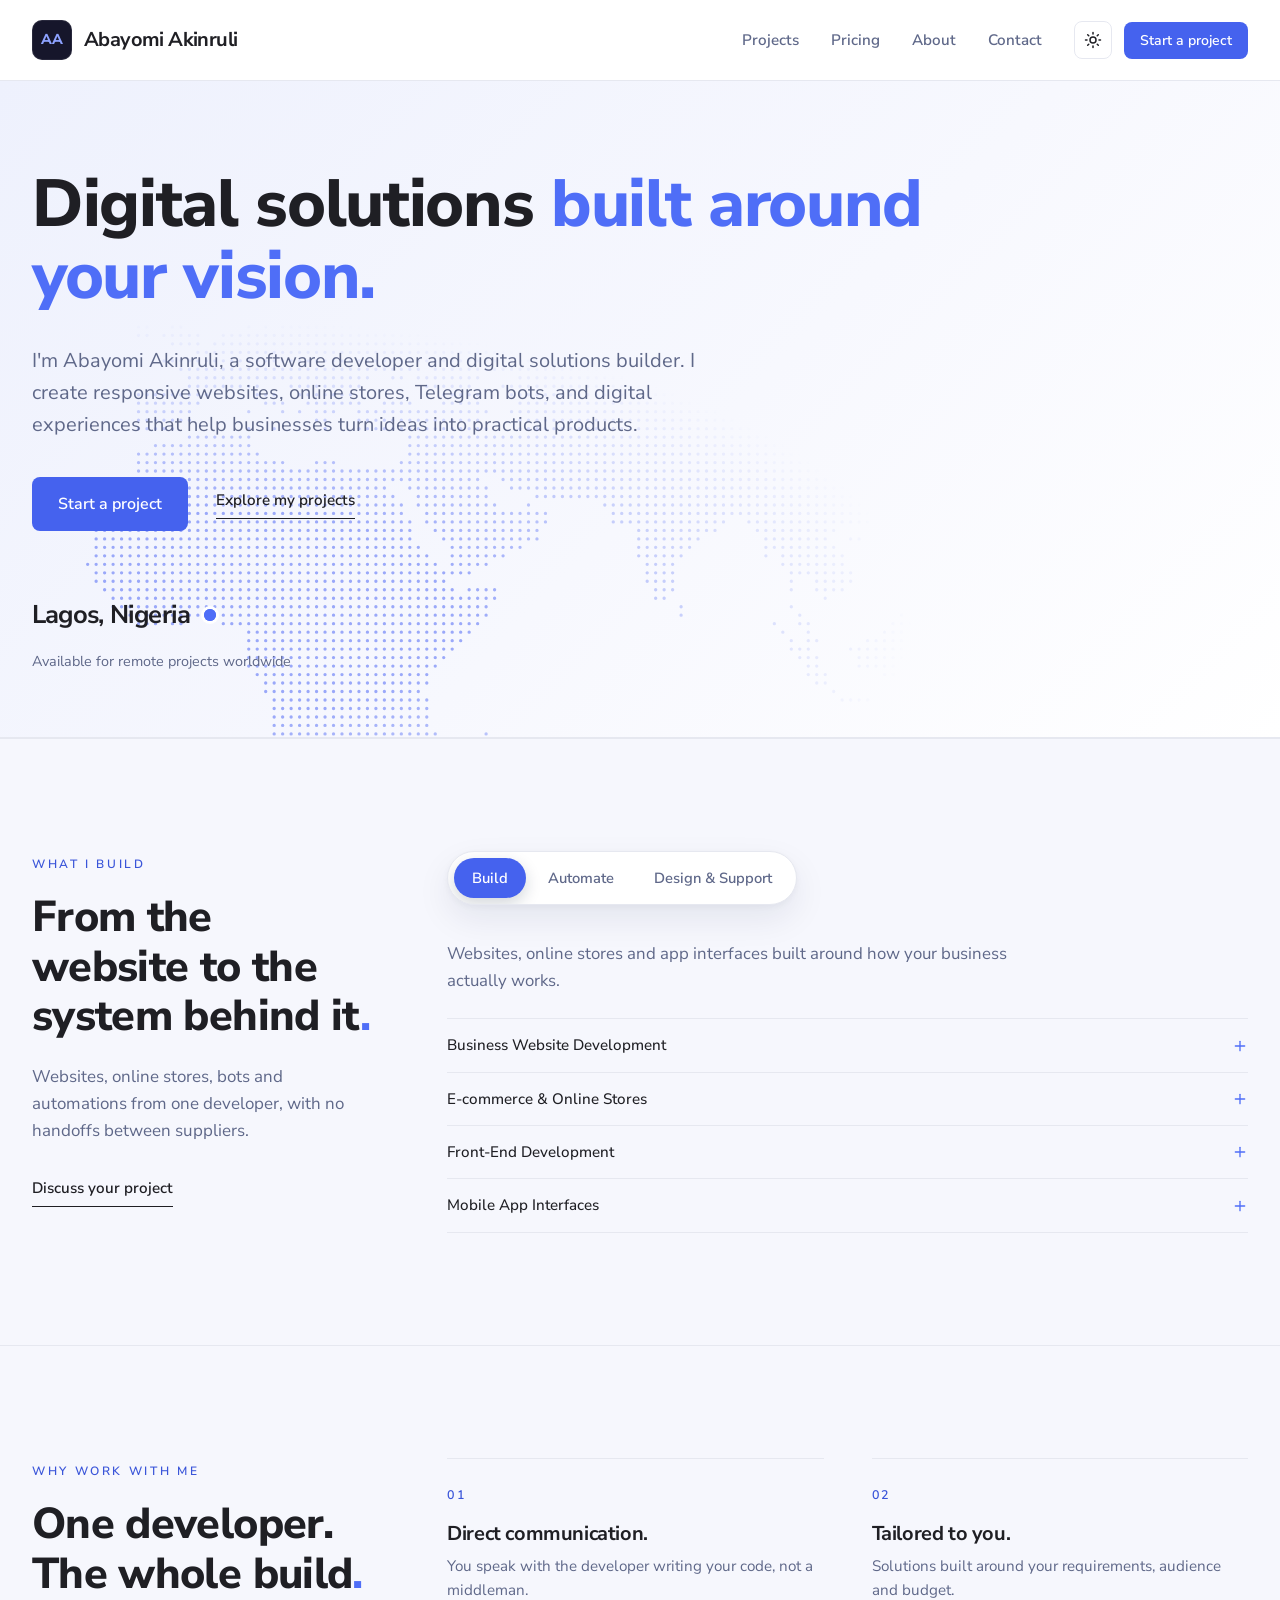
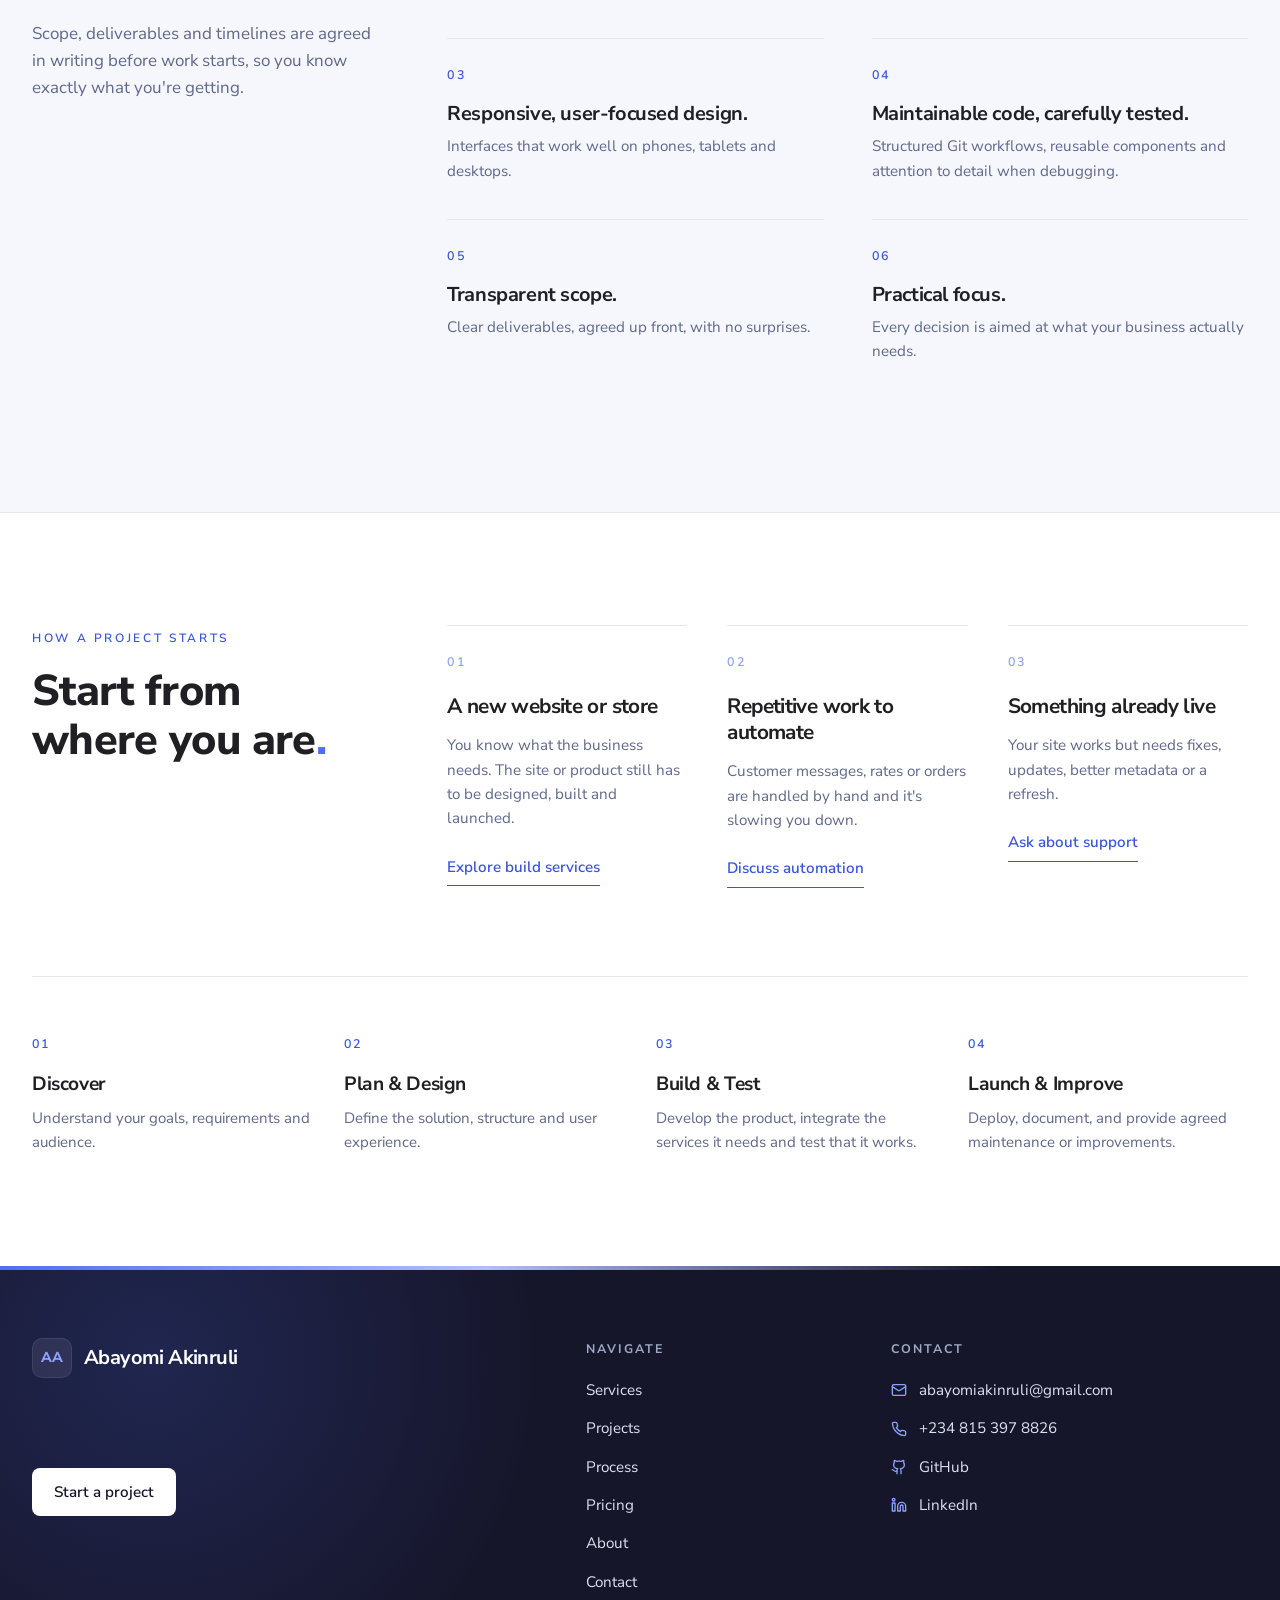
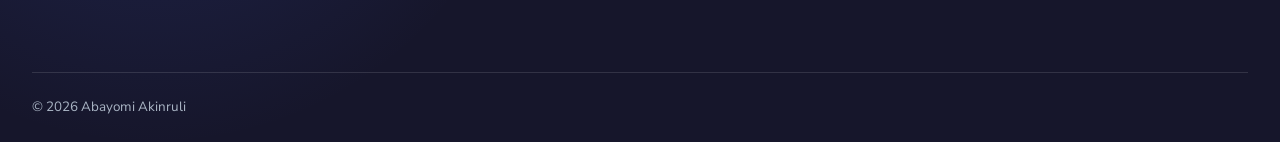
<file: index.html>
<!DOCTYPE html>
<html lang="en">
<head>
  <meta charset="UTF-8" />
  <meta name="viewport" content="width=device-width, initial-scale=1.0" />
  <title>Abayomi Akinruli | Web Development, E-commerce &amp; Telegram Bots</title>
  <meta name="description" content="Abayomi Akinruli builds responsive business websites, e-commerce experiences, Telegram bots, automation workflows, and digital designs. Get in touch to discuss your next project." />
  <meta name="author" content="Abayomi Akinruli" />
  <meta name="theme-color" content="#16162b" />

  <!-- SITE URL: these absolute URLs assume GitHub Pages at https://abayomiakinruli.github.io/
       If you deploy somewhere else, search-and-replace that address here, in robots.txt and in sitemap.xml. -->
  <link rel="canonical" href="https://abayomiakinruli.github.io/" />
  <meta property="og:type" content="website" />
  <meta property="og:site_name" content="Abayomi Akinruli" />
  <meta property="og:title" content="Abayomi Akinruli | Web Development, E-commerce &amp; Telegram Bots" />
  <meta property="og:description" content="Responsive websites, online stores, Telegram bots, automation and digital design by Abayomi Akinruli." />
  <meta property="og:url" content="https://abayomiakinruli.github.io/" />
  <meta property="og:image" content="https://abayomiakinruli.github.io/Assets/og-image.png" />
  <meta property="og:image:width" content="1200" />
  <meta property="og:image:height" content="630" />
  <meta property="og:image:alt" content="Abayomi Akinruli — Your Ideas. Engineered Into Digital Solutions." />
  <meta name="twitter:card" content="summary_large_image" />

  <link rel="icon" href="Assets/favicon.svg" type="image/svg+xml" />
  <link rel="preconnect" href="https://fonts.googleapis.com" />
  <link rel="preconnect" href="https://fonts.gstatic.com" crossorigin />
  <link href="https://fonts.googleapis.com/css2?family=Nunito+Sans:opsz,wght@6..12,400;6..12,600;6..12,700;6..12,800&display=swap" rel="stylesheet" />
  <link rel="stylesheet" href="styles.css" />

  <!-- Mark JS as available and apply the saved theme before first paint -->
  <script>
    document.documentElement.classList.add("js");
    try { var t = localStorage.getItem("theme"); if (t === "light" || t === "dark") document.documentElement.dataset.theme = t; } catch (e) {}
  </script>

  <script type="application/ld+json">
  {
    "@context": "https://schema.org",
    "@type": "Person",
    "name": "Abayomi Akinruli",
    "jobTitle": "Software Developer",
    "image": "https://abayomiakinruli.github.io/Assets/abayomi.jpg",
    "email": "mailto:abayomiakinruli@gmail.com",
    "telephone": "+2348153978826",
    "url": "https://abayomiakinruli.github.io/",
    "address": { "@type": "PostalAddress", "addressLocality": "Lagos", "addressCountry": "NG" },
    "sameAs": ["https://github.com/abayomiakinruli", "https://www.linkedin.com/in/abayomi-akinruli-98a190213"]
  }
  </script>
</head>
<body>
  <!-- Icon sprite (24×24, stroke) -->
  <svg width="0" height="0" style="position:absolute" aria-hidden="true">
    <defs>
      <symbol id="i-arrow" viewBox="0 0 24 24"><path d="M5 12h14"/><path d="m12 5 7 7-7 7"/></symbol>
      <symbol id="i-chat" viewBox="0 0 24 24"><path d="M21 15a4 4 0 0 1-4 4H8l-5 3V7a4 4 0 0 1 4-4h10a4 4 0 0 1 4 4z"/><path d="M8 9h8M8 13h5"/></symbol>
      <symbol id="i-pause" viewBox="0 0 24 24"><rect x="6" y="5" width="4" height="14" rx="1"/><rect x="14" y="5" width="4" height="14" rx="1"/></symbol>
      <symbol id="i-play" viewBox="0 0 24 24"><path d="M7 4.5v15l12-7.5z"/></symbol>
      <symbol id="i-out" viewBox="0 0 24 24"><path d="M7 7h10v10"/><path d="M7 17 17 7"/></symbol>
      <symbol id="i-plus" viewBox="0 0 24 24"><path d="M5 12h14"/><path d="M12 5v14"/></symbol>
      <symbol id="i-mail" viewBox="0 0 24 24"><rect x="2" y="4" width="20" height="16" rx="2"/><path d="m22 7-8.97 5.7a1.94 1.94 0 0 1-2.06 0L2 7"/></symbol>
      <symbol id="i-phone" viewBox="0 0 24 24"><path d="M22 16.92v3a2 2 0 0 1-2.18 2 19.79 19.79 0 0 1-8.63-3.07 19.5 19.5 0 0 1-6-6 19.79 19.79 0 0 1-3.07-8.67A2 2 0 0 1 4.11 2h3a2 2 0 0 1 2 1.72 12.84 12.84 0 0 0 .7 2.81 2 2 0 0 1-.45 2.11L8.09 9.91a16 16 0 0 0 6 6l1.27-1.27a2 2 0 0 1 2.11-.45 12.84 12.84 0 0 0 2.81.7A2 2 0 0 1 22 16.92z"/></symbol>
      <symbol id="i-github" viewBox="0 0 24 24"><path d="M15 22v-4a4.8 4.8 0 0 0-1-3.5c3 0 6-2 6-5.5.08-1.25-.27-2.48-1-3.5.28-1.15.28-2.35 0-3.5 0 0-1 0-3 1.5-2.64-.5-5.36-.5-8 0C6 2 5 2 5 2c-.3 1.15-.3 2.35 0 3.5A5.4 5.4 0 0 0 4 9c0 3.5 3 5.5 6 5.5-.39.49-.68 1.05-.85 1.65-.17.6-.22 1.23-.15 1.85v4"/><path d="M9 18c-4.51 2-5-2-7-2"/></symbol>
      <symbol id="i-linkedin" viewBox="0 0 24 24"><path d="M16 8a6 6 0 0 1 6 6v7h-4v-7a2 2 0 0 0-4 0v7h-4v-7a6 6 0 0 1 6-6z"/><rect x="2" y="9" width="4" height="12"/><circle cx="4" cy="4" r="2"/></symbol>
      <symbol id="i-pin" viewBox="0 0 24 24"><path d="M20 10c0 6-8 12-8 12s-8-6-8-12a8 8 0 0 1 16 0Z"/><circle cx="12" cy="10" r="3"/></symbol>
      <symbol id="i-sun" viewBox="0 0 24 24"><circle cx="12" cy="12" r="4"/><path d="M12 2v2M12 20v2M4.93 4.93l1.41 1.41M17.66 17.66l1.41 1.41M2 12h2M20 12h2M6.34 17.66l-1.41 1.41M19.07 4.93l-1.41 1.41"/></symbol>
      <symbol id="i-moon" viewBox="0 0 24 24"><path d="M12 3a6 6 0 0 0 9 9 9 9 0 1 1-9-9Z"/></symbol>
    </defs>
  </svg>

  <a class="skip-link" href="#main">Skip to content</a>

  <!-- ============ NAV ============ -->
  <header class="nav" id="nav">
    <div class="container nav__inner">
      <a href="#top" class="logo" aria-label="Abayomi Akinruli, back to top">
        <span class="logo__mark" aria-hidden="true">AA</span>
        <span class="logo__text">Abayomi Akinruli</span>
      </a>

      <nav class="nav__links" id="navLinks" aria-label="Main">
        <a href="projects.html">Projects</a>
        <a href="pricing.html">Pricing</a>
        <a href="about.html">About</a>
        <a href="pricing.html#contact">Contact</a>
        <a href="pricing.html#contact" class="btn btn--primary nav__mobile-cta">Start a project</a>
      </nav>

      <div class="nav__actions">
        <button class="icon-btn theme-toggle" type="button" aria-label="Switch to dark theme">
          <svg class="icon icon--sun"><use href="#i-sun"/></svg>
          <svg class="icon icon--moon"><use href="#i-moon"/></svg>
        </button>
        <a href="pricing.html#contact" class="btn btn--primary btn--sm nav__cta">Start a project</a>
        <button class="nav__toggle" id="navToggle" type="button" aria-label="Open menu" aria-expanded="false" aria-controls="navLinks">
          <span></span><span></span><span></span>
        </button>
      </div>
    </div>
  </header>

  <main id="main">
    <!-- ============ HERO ============ -->
    <section class="hero" id="top">
      <!-- World map background. script.js shifts it so Lagos sits under the pin next to "Lagos, Nigeria" -->
      <div class="hero__map" aria-hidden="true">
        <img class="hero__map-img" src="Assets/world-map-fine.svg" alt="" />
      </div>
      <div class="container">
        <div class="hero__main">
          <!-- Phone-only intro badge (hidden on wider screens) -->
          <a href="about.html" class="hero__badge reveal">
            <img src="Assets/avatar.jpg" alt="" width="80" height="80" decoding="async" />
            <span><strong>Abayomi Akinruli</strong><em><i class="hero__dot" aria-hidden="true"></i>Available for new projects</em></span>
          </a>
          <h1 class="reveal">Digital solutions <span class="hero__hl">built around your vision.</span></h1>
          <p class="lead reveal">I&#39;m Abayomi Akinruli, a software developer and digital solutions builder. I create responsive websites, online stores, Telegram bots, and digital experiences that help businesses turn ideas into practical products.</p>
          <div class="hero__ctas reveal">
            <a href="pricing.html#contact" class="btn btn--primary btn--lg">Start a project</a>
            <a href="projects.html" class="link-arrow">Explore my projects</a>
          </div>
          <div class="hero__foot">
            <!-- Location -->
            <aside class="hero__strip" aria-label="At a glance">
              <div class="strip-block">
                <p class="strip-block__place">Lagos, Nigeria <span class="hero__pin" aria-hidden="true"></span></p>
                <p class="strip-block__meta">Available for remote projects worldwide</p>
              </div>
            </aside>
          </div>
        </div>
      </div>
    </section>

    <!-- ============ SERVICES ============ -->
    <section class="section section--white" id="services">
      <div class="container split">
        <div class="split__head reveal">
          <span class="eyebrow">What I build</span>
          <h2>From the website to the system behind it<span class="accent">.</span></h2>
          <p>Websites, online stores, bots and automations from one developer, with no handoffs between suppliers.</p>
          <a href="pricing.html#contact" class="link-arrow">Discuss your project</a>
        </div>

        <!-- Floating tabs: one service group at a time -->
        <div class="ftabs reveal" data-tabs>
          <div class="ftabs__list" role="tablist" aria-label="Service groups">
            <button class="ftabs__tab" role="tab" id="tab-build" aria-controls="panel-build" aria-selected="true">Build</button>
            <button class="ftabs__tab" role="tab" id="tab-automate" aria-controls="panel-automate" aria-selected="false" tabindex="-1">Automate</button>
            <button class="ftabs__tab" role="tab" id="tab-design" aria-controls="panel-design" aria-selected="false" tabindex="-1">Design &amp; Support</button>
          </div>

          <div class="ftabs__panel" role="tabpanel" id="panel-build" aria-labelledby="tab-build">
            <p class="ftabs__lead">Websites, online stores and app interfaces built around how your business actually works.</p>
            <div class="svc-list">
              <details class="svc">
                <summary>Business Website Development<svg class="icon"><use href="#i-plus"/></svg></summary>
                <p>Professional websites for businesses, startups, personal brands and organisations.</p>
                <ul class="dash"><li>Responsive layouts &amp; clear navigation</li><li>Contact forms</li><li>Search-engine-friendly structure</li></ul>
              </details>
              <details class="svc">
                <summary>E-commerce &amp; Online Stores<svg class="icon"><use href="#i-plus"/></svg></summary>
                <p>Product catalogues, product pages, shopping carts, checkout interfaces and order workflows.</p>
                <ul class="dash"><li>Responsive, customer-friendly storefronts</li><li>Payment gateway integration where supported and configured</li></ul>
                <p class="note">Every quote states whether you're getting a front-end prototype or a fully operational store.</p>
              </details>
              <details class="svc">
                <summary>Front-End Development<svg class="icon"><use href="#i-plus"/></svg></summary>
                <p>React, Next.js, TypeScript, JavaScript, HTML, CSS and Tailwind CSS.</p>
                <ul class="dash"><li>Reusable components &amp; responsive interfaces</li><li>API integration</li><li>Debugging &amp; performance improvements</li></ul>
              </details>
              <details class="svc">
                <summary>Mobile App Interfaces<svg class="icon"><use href="#i-plus"/></svg></summary>
                <p>React Native and Expo interfaces, mobile-friendly product experiences and API-connected app features.</p>
              </details>
            </div>
          </div>

          <div class="ftabs__panel" role="tabpanel" id="panel-automate" aria-labelledby="tab-automate" hidden>
            <p class="ftabs__lead">Bots and integrations that take repetitive work off your plate and keep customers informed.</p>
            <div class="svc-list">
              <details class="svc">
                <summary>Telegram Bot Development<svg class="icon"><use href="#i-plus"/></svg></summary>
                <p>Custom Telegram bots for businesses and communities.</p>
                <ul class="dash"><li>Menus &amp; customer support flows</li><li>Automated messages &amp; notifications</li><li>Custom user workflows</li></ul>
              </details>
              <details class="svc">
                <summary>Crypto Trading Bot Development<svg class="icon"><use href="#i-plus"/></svg></summary>
                <p>Bots and interfaces that support crypto trading businesses.</p>
                <ul class="dash"><li>Buy/sell workflows, rate displays &amp; transaction references</li><li>Customer onboarding &amp; trading notifications</li><li>Rate-posting bots &amp; scheduled crypto news</li><li>Exchange API integration where permitted</li></ul>
                <p class="note">Credentials and transaction data are handled securely. No bot is sold as profitable or guaranteed to trade.</p>
              </details>
              <details class="svc">
                <summary>API Integration &amp; Automation<svg class="icon"><use href="#i-plus"/></svg></summary>
                <p>Connecting front-end apps to APIs and automating repetitive workflows, data exchange, notifications and supported integrations.</p>
              </details>
            </div>
          </div>

          <div class="ftabs__panel" role="tabpanel" id="panel-design" aria-labelledby="tab-design" hidden>
            <p class="ftabs__lead">Branded visuals for your marketing and ongoing care for what's already live.</p>
            <div class="svc-list">
              <details class="svc">
                <summary>Canva &amp; Digital Design<svg class="icon"><use href="#i-plus"/></svg></summary>
                <p>Social media graphics, promotional materials, branded layouts, presentations and marketing assets.</p>
              </details>
              <details class="svc">
                <summary>Maintenance &amp; Improvements<svg class="icon"><use href="#i-plus"/></svg></summary>
                <p>Debugging, responsive fixes, component updates, metadata, technical improvements and ongoing development support.</p>
              </details>
            </div>
          </div>
        </div>
      </div>
    </section>

    <!-- ============ WHY ============ -->
    <section class="section section--white">
      <div class="container split">
        <div class="split__head reveal">
          <span class="eyebrow">Why work with me</span>
          <h2>One developer. The whole build<span class="accent">.</span></h2>
          <p>Scope, deliverables and timelines are agreed in writing before work starts, so you know exactly what you're getting.</p>
        </div>
        <div class="grid2">
          <div class="point reveal"><span class="num">01</span><h3>Direct communication.</h3><p>You speak with the developer writing your code, not a middleman.</p></div>
          <div class="point reveal"><span class="num">02</span><h3>Tailored to you.</h3><p>Solutions built around your requirements, audience and budget.</p></div>
          <div class="point reveal"><span class="num">03</span><h3>Responsive, user-focused design.</h3><p>Interfaces that work well on phones, tablets and desktops.</p></div>
          <div class="point reveal"><span class="num">04</span><h3>Maintainable code, carefully tested.</h3><p>Structured Git workflows, reusable components and attention to detail when debugging.</p></div>
          <div class="point reveal"><span class="num">05</span><h3>Transparent scope.</h3><p>Clear deliverables, agreed up front, with no surprises.</p></div>
          <div class="point reveal"><span class="num">06</span><h3>Practical focus.</h3><p>Every decision is aimed at what your business actually needs.</p></div>
        </div>
      </div>
    </section>

    <!-- ============ PROCESS (dark) ============ -->
    <section class="section section--navy process-section" id="process">
      <div class="container">
        <div class="split split--top">
          <div class="split__head reveal">
            <span class="eyebrow eyebrow--light">How a project starts</span>
            <h2>Start from where you are<span class="accent">.</span></h2>
          </div>
          <div class="cols3">
            <div class="col reveal">
              <span class="num">01</span>
              <h3>A new website or store</h3>
              <p class="col__desc">You know what the business needs. The site or product still has to be designed, built and launched.</p>
              <a href="#services" class="link-arrow link-arrow--light">Explore build services</a>
            </div>
            <div class="col reveal">
              <span class="num">02</span>
              <h3>Repetitive work to automate</h3>
              <p class="col__desc">Customer messages, rates or orders are handled by hand and it's slowing you down.</p>
              <a href="pricing.html#contact" class="link-arrow link-arrow--light">Discuss automation</a>
            </div>
            <div class="col reveal">
              <span class="num">03</span>
              <h3>Something already live</h3>
              <p class="col__desc">Your site works but needs fixes, updates, better metadata or a refresh.</p>
              <a href="pricing.html#contact" class="link-arrow link-arrow--light">Ask about support</a>
            </div>
          </div>
        </div>

        <ol class="steps">
          <li class="reveal"><span class="num">01</span><h3>Discover</h3><p>Understand your goals, requirements and audience.</p></li>
          <li class="reveal"><span class="num">02</span><h3>Plan &amp; Design</h3><p>Define the solution, structure and user experience.</p></li>
          <li class="reveal"><span class="num">03</span><h3>Build &amp; Test</h3><p>Develop the product, integrate the services it needs and test that it works.</p></li>
          <li class="reveal"><span class="num">04</span><h3>Launch &amp; Improve</h3><p>Deploy, document, and provide agreed maintenance or improvements.</p></li>
        </ol>
      </div>
    </section>

  
    <!-- ============ ABOUT ============ -->

    <!-- ============ PRICING ============ -->

</main>

  <!-- ============ FOOTER ============ -->
  <footer class="footer">
    <div class="container footer__grid">
      <div class="footer__brand">
        <a href="#top" class="logo logo--light"><span class="logo__mark" aria-hidden="true">AA</span><span class="logo__text">Abayomi Akinruli</span></a>
        <a href="pricing.html#contact" class="btn btn--pill">Start a project</a>
      </div>
      <nav aria-label="Footer">
        <h2 class="footer__title">Navigate</h2>
        <ul><li><a href="#services">Services</a></li><li><a href="projects.html">Projects</a></li><li><a href="#process">Process</a></li><li><a href="pricing.html">Pricing</a></li><li><a href="about.html">About</a></li><li><a href="pricing.html#contact">Contact</a></li></ul>
      </nav>
      <div>
        <h2 class="footer__title">Contact</h2>
        <ul class="footer__contact">
          <li><svg class="icon"><use href="#i-mail"/></svg><a href="mailto:abayomiakinruli@gmail.com">abayomiakinruli@gmail.com</a></li>
          <li><svg class="icon"><use href="#i-phone"/></svg><a href="tel:+2348153978826">+234 815 397 8826</a></li>
          <li><svg class="icon"><use href="#i-github"/></svg><a href="https://github.com/abayomiakinruli" target="_blank" rel="noopener">GitHub</a></li>
          <li><svg class="icon"><use href="#i-linkedin"/></svg><a href="https://www.linkedin.com/in/abayomi-akinruli-98a190213" target="_blank" rel="noopener">LinkedIn</a></li>
        </ul>
      </div>
    </div>
    <div class="container footer__legal">
      <p>© <span id="year">2026</span> Abayomi Akinruli</p>
    </div>
  </footer>

  <script src="script.js"></script>
</body>
</html>
</file>
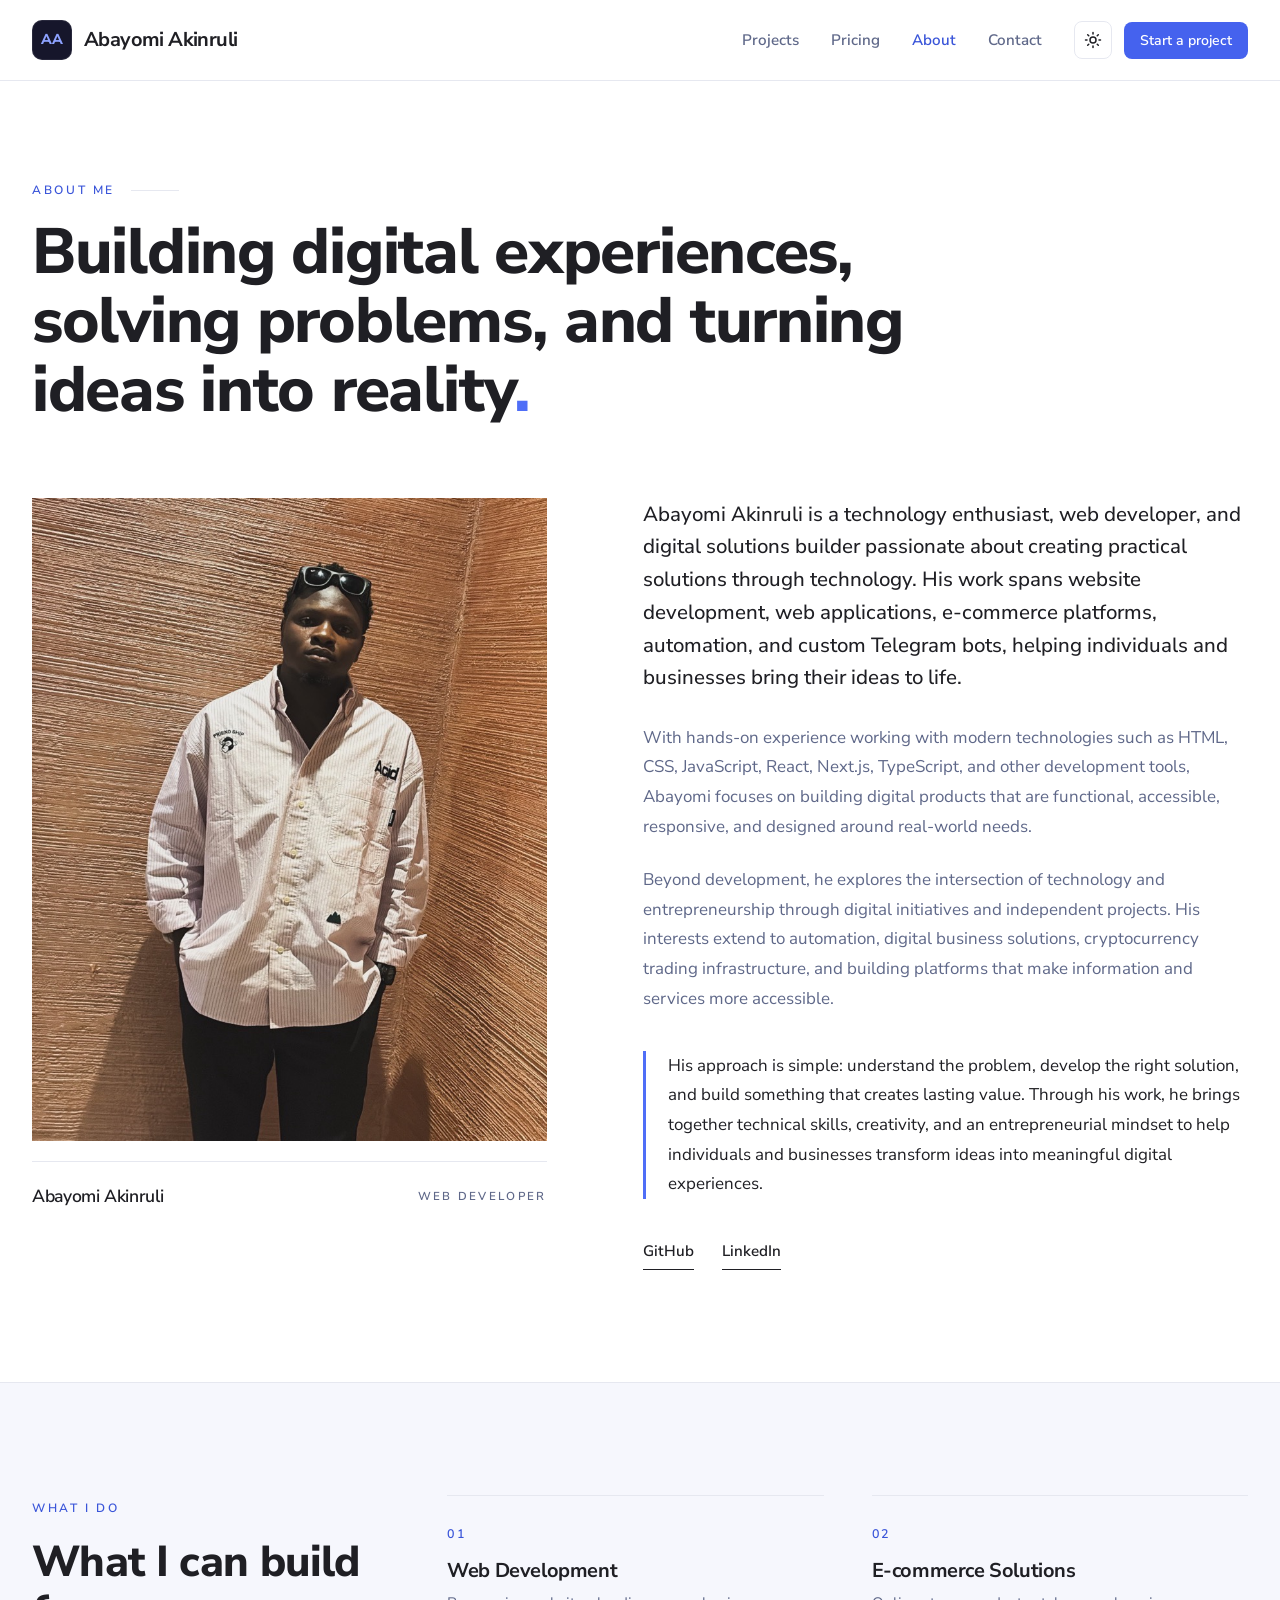
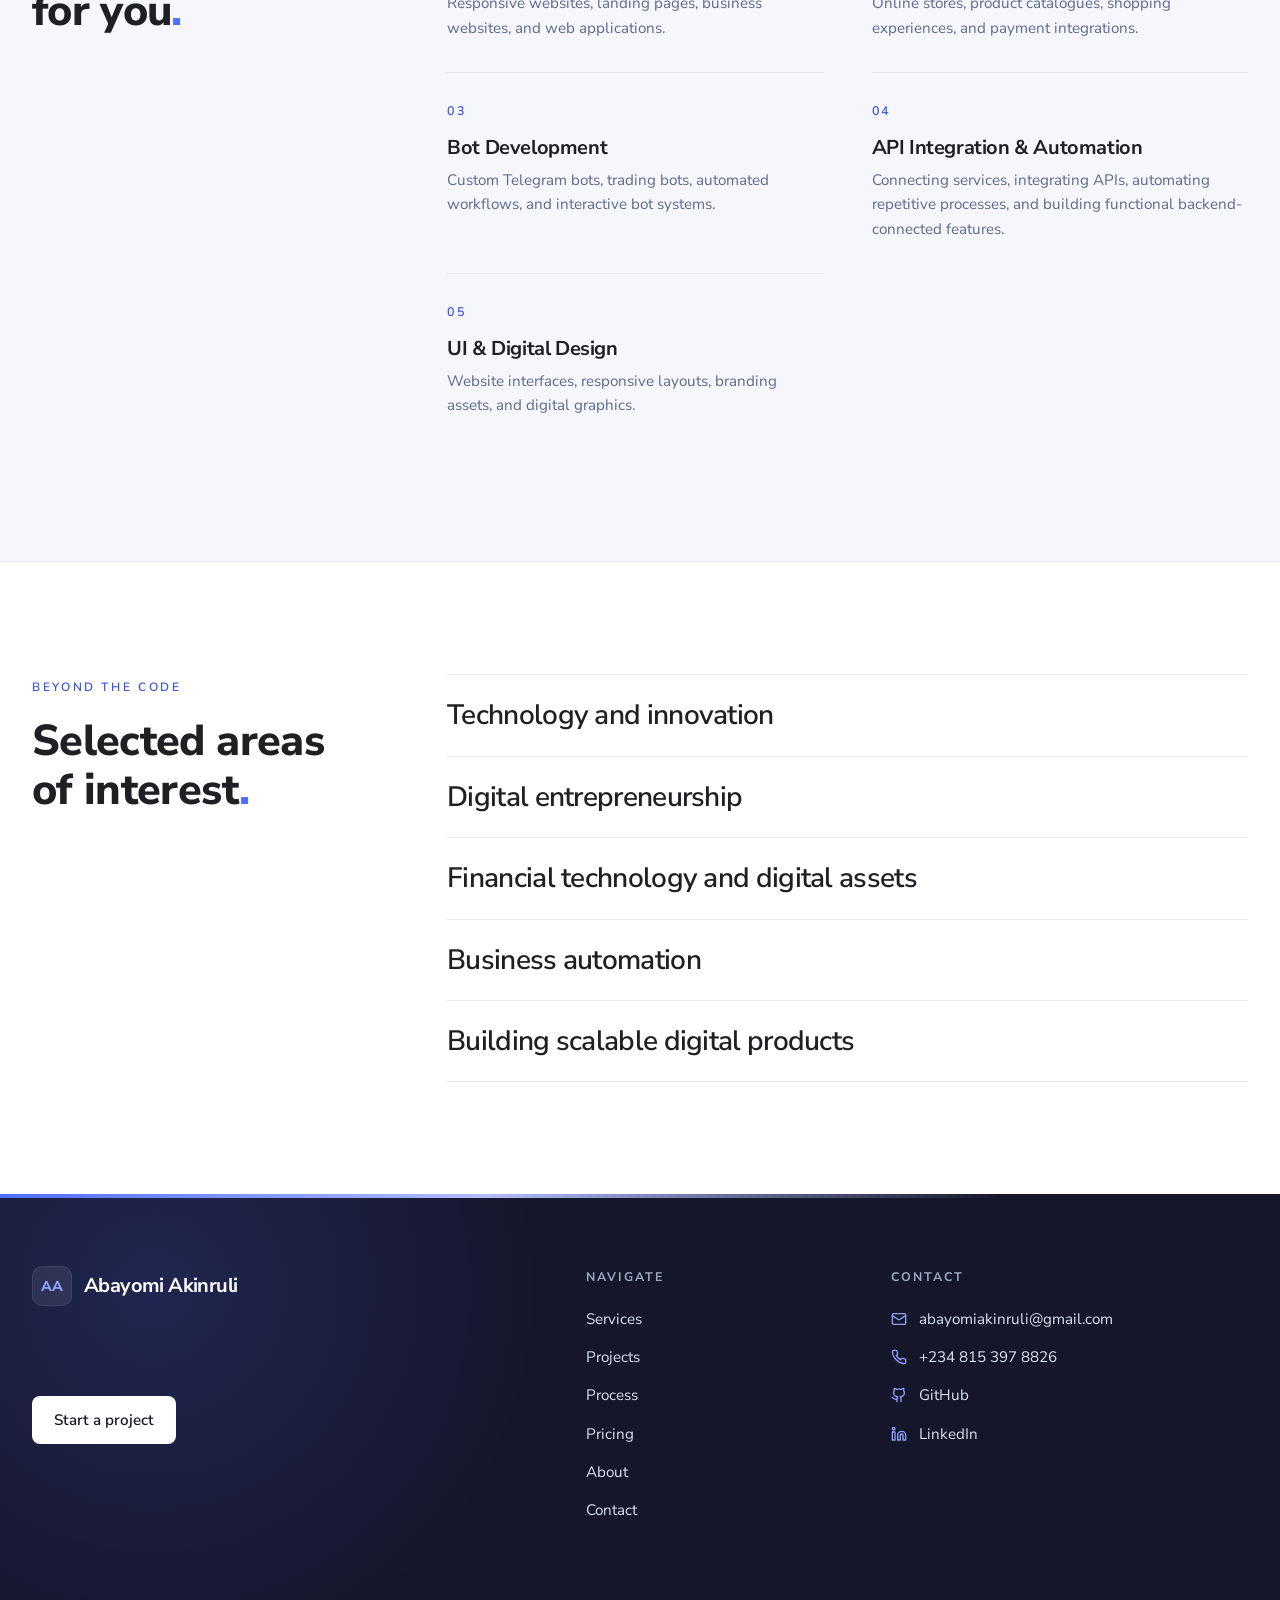
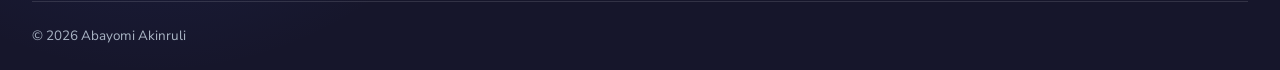
<file: about.html>
<!DOCTYPE html>
<html lang="en">
<head>
  <meta charset="UTF-8" />
  <meta name="viewport" content="width=device-width, initial-scale=1.0" />
  <title>About | Abayomi Akinruli</title>
  <meta name="description" content="Learn about Abayomi Akinruli, his work, skills and areas of interest." />
  <meta name="author" content="Abayomi Akinruli" />
  <meta name="theme-color" content="#16162b" />

  <!-- SITE URL: these absolute URLs assume GitHub Pages at https://abayomiakinruli.github.io/
       If you deploy somewhere else, search-and-replace that address here, in robots.txt and in sitemap.xml. -->
  <link rel="canonical" href="https://abayomiakinruli.github.io/about.html" />
  <meta property="og:type" content="website" />
  <meta property="og:site_name" content="Abayomi Akinruli" />
  <meta property="og:title" content="Abayomi Akinruli | Web Development, E-commerce &amp; Telegram Bots" />
  <meta property="og:description" content="Responsive websites, online stores, Telegram bots, automation and digital design by Abayomi Akinruli." />
  <meta property="og:url" content="https://abayomiakinruli.github.io/about.html" />
  <meta property="og:image" content="https://abayomiakinruli.github.io/Assets/og-image.png" />
  <meta property="og:image:width" content="1200" />
  <meta property="og:image:height" content="630" />
  <meta property="og:image:alt" content="Abayomi Akinruli — Your Ideas. Engineered Into Digital Solutions." />
  <meta name="twitter:card" content="summary_large_image" />

  <link rel="icon" href="Assets/favicon.svg" type="image/svg+xml" />
  <link rel="preconnect" href="https://fonts.googleapis.com" />
  <link rel="preconnect" href="https://fonts.gstatic.com" crossorigin />
  <link href="https://fonts.googleapis.com/css2?family=Nunito+Sans:opsz,wght@6..12,400;6..12,600;6..12,700;6..12,800&display=swap" rel="stylesheet" />
  <link rel="stylesheet" href="styles.css" />

  <!-- Mark JS as available and apply the saved theme before first paint -->
  <script>
    document.documentElement.classList.add("js");
    try { var t = localStorage.getItem("theme"); if (t === "light" || t === "dark") document.documentElement.dataset.theme = t; } catch (e) {}
  </script>

  <script type="application/ld+json">
  {
    "@context": "https://schema.org",
    "@type": "Person",
    "name": "Abayomi Akinruli",
    "jobTitle": "Software Developer",
    "image": "https://abayomiakinruli.github.io/Assets/abayomi.jpg",
    "email": "mailto:abayomiakinruli@gmail.com",
    "telephone": "+2348153978826",
    "url": "https://abayomiakinruli.github.io/",
    "address": { "@type": "PostalAddress", "addressLocality": "Lagos", "addressCountry": "NG" },
    "sameAs": ["https://github.com/abayomiakinruli", "https://www.linkedin.com/in/abayomi-akinruli-98a190213"]
  }
  </script>
</head>
<body>
  <!-- Icon sprite (24×24, stroke) -->
  <svg width="0" height="0" style="position:absolute" aria-hidden="true">
    <defs>
      <symbol id="i-arrow" viewBox="0 0 24 24"><path d="M5 12h14"/><path d="m12 5 7 7-7 7"/></symbol>
      <symbol id="i-chat" viewBox="0 0 24 24"><path d="M21 15a4 4 0 0 1-4 4H8l-5 3V7a4 4 0 0 1 4-4h10a4 4 0 0 1 4 4z"/><path d="M8 9h8M8 13h5"/></symbol>
      <symbol id="i-pause" viewBox="0 0 24 24"><rect x="6" y="5" width="4" height="14" rx="1"/><rect x="14" y="5" width="4" height="14" rx="1"/></symbol>
      <symbol id="i-play" viewBox="0 0 24 24"><path d="M7 4.5v15l12-7.5z"/></symbol>
      <symbol id="i-out" viewBox="0 0 24 24"><path d="M7 7h10v10"/><path d="M7 17 17 7"/></symbol>
      <symbol id="i-plus" viewBox="0 0 24 24"><path d="M5 12h14"/><path d="M12 5v14"/></symbol>
      <symbol id="i-mail" viewBox="0 0 24 24"><rect x="2" y="4" width="20" height="16" rx="2"/><path d="m22 7-8.97 5.7a1.94 1.94 0 0 1-2.06 0L2 7"/></symbol>
      <symbol id="i-phone" viewBox="0 0 24 24"><path d="M22 16.92v3a2 2 0 0 1-2.18 2 19.79 19.79 0 0 1-8.63-3.07 19.5 19.5 0 0 1-6-6 19.79 19.79 0 0 1-3.07-8.67A2 2 0 0 1 4.11 2h3a2 2 0 0 1 2 1.72 12.84 12.84 0 0 0 .7 2.81 2 2 0 0 1-.45 2.11L8.09 9.91a16 16 0 0 0 6 6l1.27-1.27a2 2 0 0 1 2.11-.45 12.84 12.84 0 0 0 2.81.7A2 2 0 0 1 22 16.92z"/></symbol>
      <symbol id="i-github" viewBox="0 0 24 24"><path d="M15 22v-4a4.8 4.8 0 0 0-1-3.5c3 0 6-2 6-5.5.08-1.25-.27-2.48-1-3.5.28-1.15.28-2.35 0-3.5 0 0-1 0-3 1.5-2.64-.5-5.36-.5-8 0C6 2 5 2 5 2c-.3 1.15-.3 2.35 0 3.5A5.4 5.4 0 0 0 4 9c0 3.5 3 5.5 6 5.5-.39.49-.68 1.05-.85 1.65-.17.6-.22 1.23-.15 1.85v4"/><path d="M9 18c-4.51 2-5-2-7-2"/></symbol>
      <symbol id="i-linkedin" viewBox="0 0 24 24"><path d="M16 8a6 6 0 0 1 6 6v7h-4v-7a2 2 0 0 0-4 0v7h-4v-7a6 6 0 0 1 6-6z"/><rect x="2" y="9" width="4" height="12"/><circle cx="4" cy="4" r="2"/></symbol>
      <symbol id="i-pin" viewBox="0 0 24 24"><path d="M20 10c0 6-8 12-8 12s-8-6-8-12a8 8 0 0 1 16 0Z"/><circle cx="12" cy="10" r="3"/></symbol>
      <symbol id="i-sun" viewBox="0 0 24 24"><circle cx="12" cy="12" r="4"/><path d="M12 2v2M12 20v2M4.93 4.93l1.41 1.41M17.66 17.66l1.41 1.41M2 12h2M20 12h2M6.34 17.66l-1.41 1.41M19.07 4.93l-1.41 1.41"/></symbol>
      <symbol id="i-moon" viewBox="0 0 24 24"><path d="M12 3a6 6 0 0 0 9 9 9 9 0 1 1-9-9Z"/></symbol>
    </defs>
  </svg>

  <a class="skip-link" href="#main">Skip to content</a>

  <!-- ============ NAV ============ -->
  <header class="nav" id="nav">
    <div class="container nav__inner">
      <a href="#top" class="logo" aria-label="Abayomi Akinruli, back to top">
        <span class="logo__mark" aria-hidden="true">AA</span>
        <span class="logo__text">Abayomi Akinruli</span>
      </a>

      <nav class="nav__links" id="navLinks" aria-label="Main">
        <a href="projects.html">Projects</a>
        <a href="pricing.html">Pricing</a>
        <a href="about.html" aria-current="page">About</a>
        <a href="pricing.html#contact">Contact</a>
        <a href="pricing.html#contact" class="btn btn--primary nav__mobile-cta">Start a project</a>
      </nav>

      <div class="nav__actions">
        <button class="icon-btn theme-toggle" type="button" aria-label="Switch to dark theme">
          <svg class="icon icon--sun"><use href="#i-sun"/></svg>
          <svg class="icon icon--moon"><use href="#i-moon"/></svg>
        </button>
        <a href="pricing.html#contact" class="btn btn--primary btn--sm nav__cta">Start a project</a>
        <button class="nav__toggle" id="navToggle" type="button" aria-label="Open menu" aria-expanded="false" aria-controls="navLinks">
          <span></span><span></span><span></span>
        </button>
      </div>
    </div>
  </header>


  <main id="main">
<section class="aboutme" id="about">
      <div class="container">
        <header class="aboutme__head">
          <span class="eyebrow eyebrow--rule reveal">About me</span>
          <h1 class="reveal">Building digital experiences, solving problems, and turning ideas into reality<span class="accent">.</span></h1>
        </header>

        <div class="about">
          <figure class="about__photo reveal">
            <img src="Assets/abayomi.jpg" alt="Abayomi Akinruli in a striped shirt, standing against a textured terracotta wall" width="800" height="1000" decoding="async" />
            <figcaption>
              <strong>Abayomi Akinruli</strong>
              <span>Web Developer</span>
            </figcaption>
          </figure>

          <div class="about__copy">
            <div class="aboutme__article">
              <p class="aboutme__lede reveal">Abayomi Akinruli is a technology enthusiast, web developer, and digital solutions builder passionate about creating practical solutions through technology. His work spans website development, web applications, e-commerce platforms, automation, and custom Telegram bots, helping individuals and businesses bring their ideas to life.</p>
              <p class="reveal">With hands-on experience working with modern technologies such as HTML, CSS, JavaScript, React, Next.js, TypeScript, and other development tools, Abayomi focuses on building digital products that are functional, accessible, responsive, and designed around real-world needs.</p>
              <p class="reveal">Beyond development, he explores the intersection of technology and entrepreneurship through digital initiatives and independent projects. His interests extend to automation, digital business solutions, cryptocurrency trading infrastructure, and building platforms that make information and services more accessible.</p>
              <p class="aboutme__approach reveal">His approach is simple: understand the problem, develop the right solution, and build something that creates lasting value. Through his work, he brings together technical skills, creativity, and an entrepreneurial mindset to help individuals and businesses transform ideas into meaningful digital experiences.</p>
            </div>

            <div class="about__links reveal">
              <a href="https://github.com/abayomiakinruli" class="link-arrow" target="_blank" rel="noopener">GitHub</a>
              <a href="https://www.linkedin.com/in/abayomi-akinruli-98a190213" class="link-arrow" target="_blank" rel="noopener">LinkedIn</a>
            </div>
          </div>
        </div>
      </div>
    </section>

<section class="section section--white" id="what-i-do">
      <div class="container split">
        <div class="split__head">
          <span class="eyebrow reveal">What I do</span>
          <h2 class="reveal">What I can build for you<span class="accent">.</span></h2>
        </div>
        <ol class="caps">
          <li class="reveal"><span class="num">01</span><h3>Web Development</h3><p>Responsive websites, landing pages, business websites, and web applications.</p></li>
          <li class="reveal"><span class="num">02</span><h3>E-commerce Solutions</h3><p>Online stores, product catalogues, shopping experiences, and payment integrations.</p></li>
          <li class="reveal"><span class="num">03</span><h3>Bot Development</h3><p>Custom Telegram bots, trading bots, automated workflows, and interactive bot systems.</p></li>
          <li class="reveal"><span class="num">04</span><h3>API Integration &amp; Automation</h3><p>Connecting services, integrating APIs, automating repetitive processes, and building functional backend-connected features.</p></li>
          <li class="reveal"><span class="num">05</span><h3>UI &amp; Digital Design</h3><p>Website interfaces, responsive layouts, branding assets, and digital graphics.</p></li>
        </ol>
      </div>
    </section>

<section class="section" id="interests">
      <div class="container split">
        <div class="split__head">
          <span class="eyebrow reveal">Beyond the code</span>
          <h2 class="reveal">Selected areas of interest<span class="accent">.</span></h2>
        </div>
        <ul class="interests">
          <li class="reveal">Technology and innovation</li>
          <li class="reveal">Digital entrepreneurship</li>
          <li class="reveal">Financial technology and digital assets</li>
          <li class="reveal">Business automation</li>
          <li class="reveal">Building scalable digital products</li>
        </ul>
      </div>
    </section>
  </main>

  <!-- ============ FOOTER ============ -->
  <footer class="footer">
    <div class="container footer__grid">
      <div class="footer__brand">
        <a href="#top" class="logo logo--light"><span class="logo__mark" aria-hidden="true">AA</span><span class="logo__text">Abayomi Akinruli</span></a>
        <a href="pricing.html#contact" class="btn btn--pill">Start a project</a>
      </div>
      <nav aria-label="Footer">
        <h2 class="footer__title">Navigate</h2>
        <ul><li><a href="index.html#services">Services</a></li><li><a href="projects.html">Projects</a></li><li><a href="index.html#process">Process</a></li><li><a href="pricing.html">Pricing</a></li><li><a href="about.html">About</a></li><li><a href="pricing.html#contact">Contact</a></li></ul>
      </nav>
      <div>
        <h2 class="footer__title">Contact</h2>
        <ul class="footer__contact">
          <li><svg class="icon"><use href="#i-mail"/></svg><a href="mailto:abayomiakinruli@gmail.com">abayomiakinruli@gmail.com</a></li>
          <li><svg class="icon"><use href="#i-phone"/></svg><a href="tel:+2348153978826">+234 815 397 8826</a></li>
          <li><svg class="icon"><use href="#i-github"/></svg><a href="https://github.com/abayomiakinruli" target="_blank" rel="noopener">GitHub</a></li>
          <li><svg class="icon"><use href="#i-linkedin"/></svg><a href="https://www.linkedin.com/in/abayomi-akinruli-98a190213" target="_blank" rel="noopener">LinkedIn</a></li>
        </ul>
      </div>
    </div>
    <div class="container footer__legal">
      <p>© <span id="year">2026</span> Abayomi Akinruli</p>
    </div>
  </footer>



  <script src="script.js"></script>
</body>
</html>
</file>
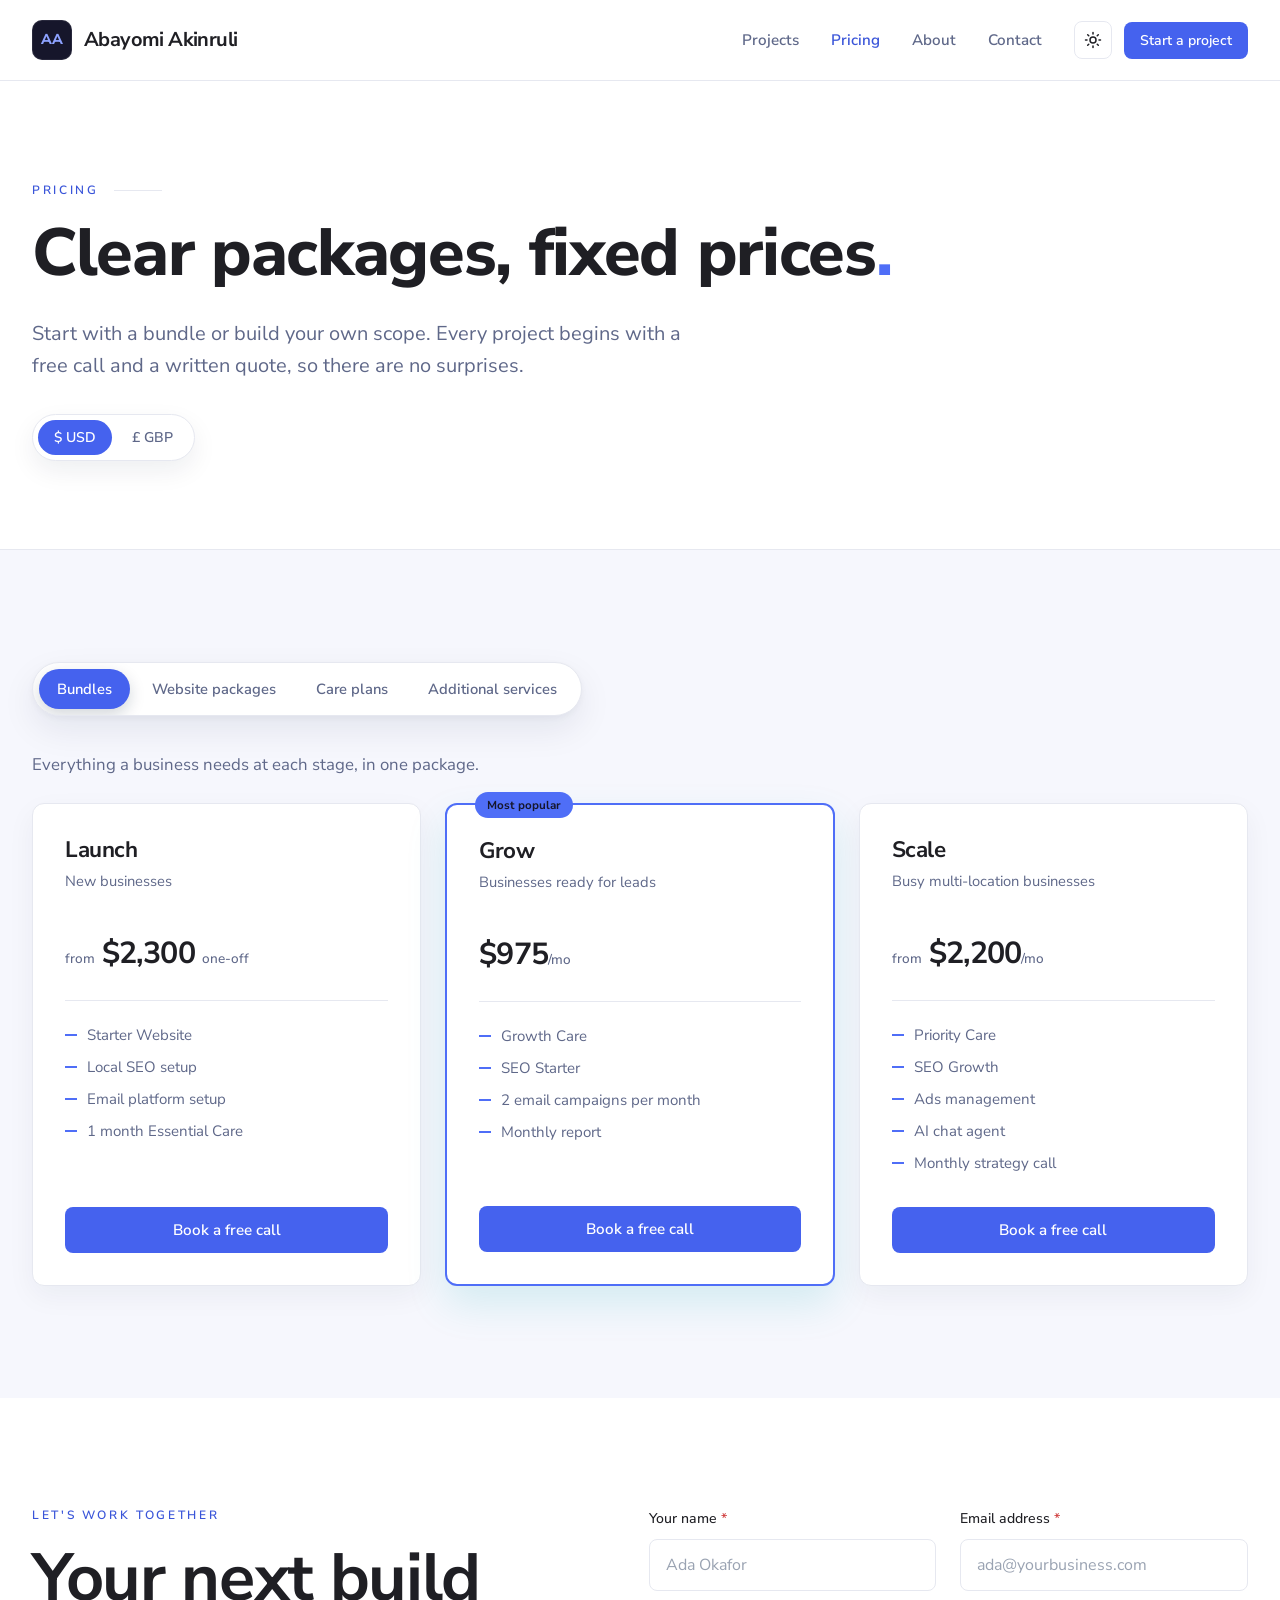
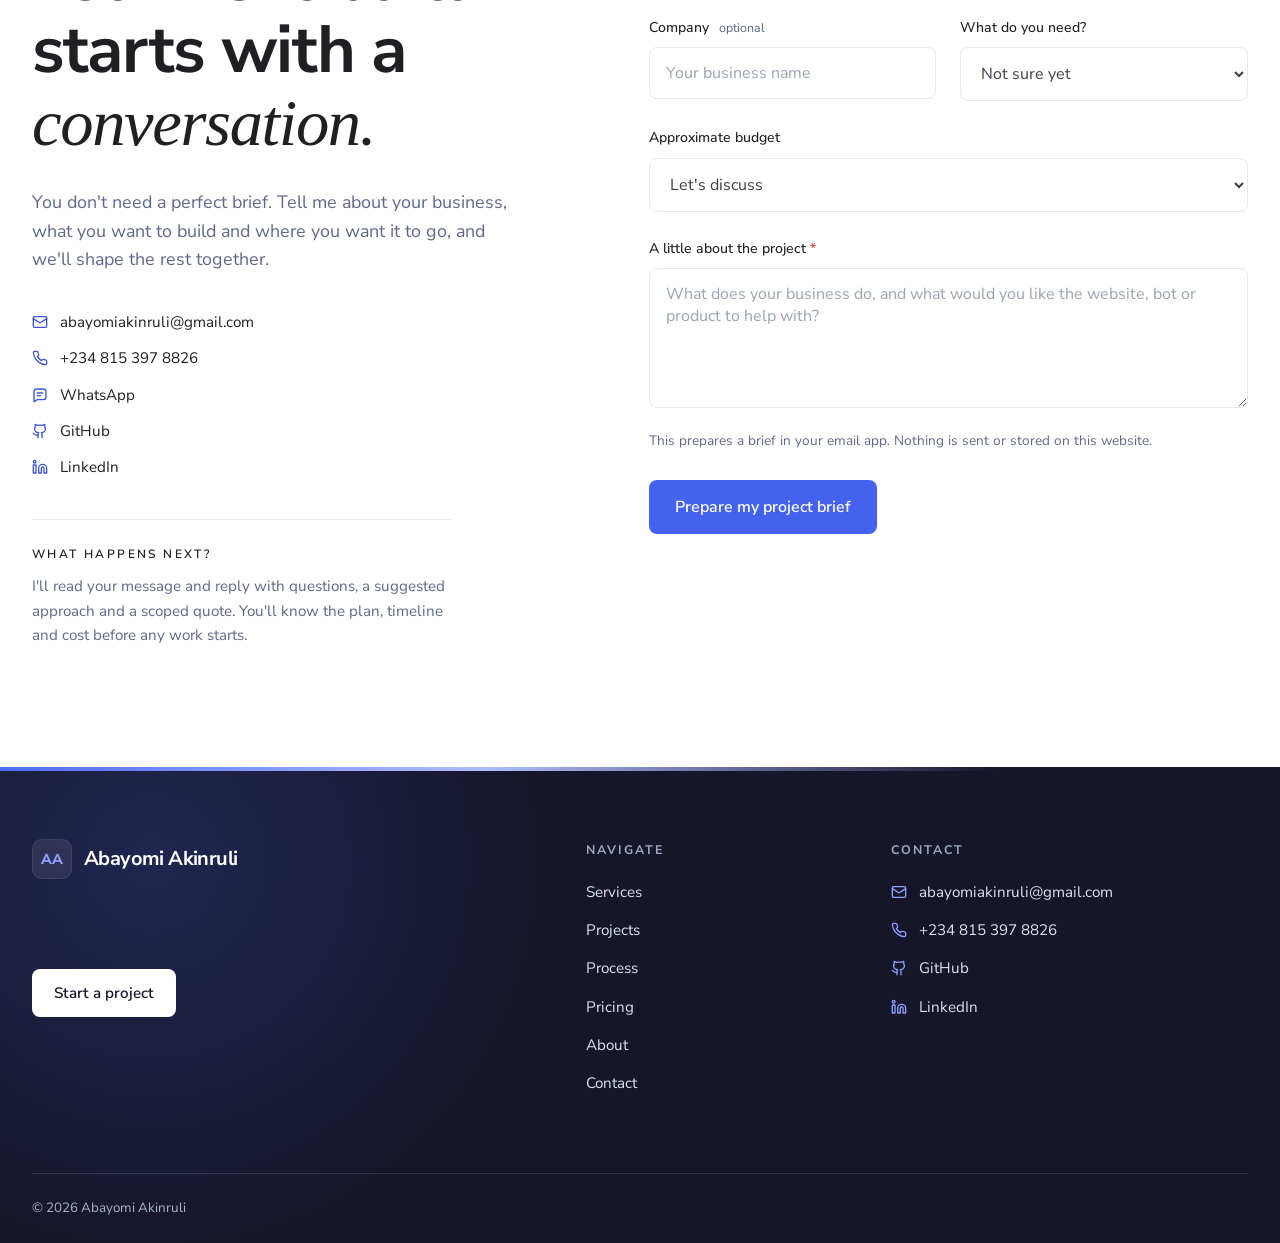
<file: pricing.html>
<!DOCTYPE html>
<html lang="en">
<head>
  <meta charset="UTF-8" />
  <meta name="viewport" content="width=device-width, initial-scale=1.0" />
  <title>Pricing | Abayomi Akinruli</title>
  <meta name="description" content="View website, care plan and digital service packages from Abayomi Akinruli." />
  <meta name="author" content="Abayomi Akinruli" />
  <meta name="theme-color" content="#16162b" />

  <!-- SITE URL: these absolute URLs assume GitHub Pages at https://abayomiakinruli.github.io/
       If you deploy somewhere else, search-and-replace that address here, in robots.txt and in sitemap.xml. -->
  <link rel="canonical" href="https://abayomiakinruli.github.io/pricing.html" />
  <meta property="og:type" content="website" />
  <meta property="og:site_name" content="Abayomi Akinruli" />
  <meta property="og:title" content="Abayomi Akinruli | Web Development, E-commerce &amp; Telegram Bots" />
  <meta property="og:description" content="Responsive websites, online stores, Telegram bots, automation and digital design by Abayomi Akinruli." />
  <meta property="og:url" content="https://abayomiakinruli.github.io/pricing.html" />
  <meta property="og:image" content="https://abayomiakinruli.github.io/Assets/og-image.png" />
  <meta property="og:image:width" content="1200" />
  <meta property="og:image:height" content="630" />
  <meta property="og:image:alt" content="Abayomi Akinruli — Your Ideas. Engineered Into Digital Solutions." />
  <meta name="twitter:card" content="summary_large_image" />

  <link rel="icon" href="Assets/favicon.svg" type="image/svg+xml" />
  <link rel="preconnect" href="https://fonts.googleapis.com" />
  <link rel="preconnect" href="https://fonts.gstatic.com" crossorigin />
  <link href="https://fonts.googleapis.com/css2?family=Nunito+Sans:opsz,wght@6..12,400;6..12,600;6..12,700;6..12,800&display=swap" rel="stylesheet" />
  <link rel="stylesheet" href="styles.css" />

  <!-- Mark JS as available and apply the saved theme before first paint -->
  <script>
    document.documentElement.classList.add("js");
    try { var t = localStorage.getItem("theme"); if (t === "light" || t === "dark") document.documentElement.dataset.theme = t; } catch (e) {}
  </script>

  <script type="application/ld+json">
  {
    "@context": "https://schema.org",
    "@type": "Person",
    "name": "Abayomi Akinruli",
    "jobTitle": "Software Developer",
    "image": "https://abayomiakinruli.github.io/Assets/abayomi.jpg",
    "email": "mailto:abayomiakinruli@gmail.com",
    "telephone": "+2348153978826",
    "url": "https://abayomiakinruli.github.io/",
    "address": { "@type": "PostalAddress", "addressLocality": "Lagos", "addressCountry": "NG" },
    "sameAs": ["https://github.com/abayomiakinruli", "https://www.linkedin.com/in/abayomi-akinruli-98a190213"]
  }
  </script>
</head>
<body>
  <!-- Icon sprite (24×24, stroke) -->
  <svg width="0" height="0" style="position:absolute" aria-hidden="true">
    <defs>
      <symbol id="i-arrow" viewBox="0 0 24 24"><path d="M5 12h14"/><path d="m12 5 7 7-7 7"/></symbol>
      <symbol id="i-chat" viewBox="0 0 24 24"><path d="M21 15a4 4 0 0 1-4 4H8l-5 3V7a4 4 0 0 1 4-4h10a4 4 0 0 1 4 4z"/><path d="M8 9h8M8 13h5"/></symbol>
      <symbol id="i-pause" viewBox="0 0 24 24"><rect x="6" y="5" width="4" height="14" rx="1"/><rect x="14" y="5" width="4" height="14" rx="1"/></symbol>
      <symbol id="i-play" viewBox="0 0 24 24"><path d="M7 4.5v15l12-7.5z"/></symbol>
      <symbol id="i-out" viewBox="0 0 24 24"><path d="M7 7h10v10"/><path d="M7 17 17 7"/></symbol>
      <symbol id="i-plus" viewBox="0 0 24 24"><path d="M5 12h14"/><path d="M12 5v14"/></symbol>
      <symbol id="i-mail" viewBox="0 0 24 24"><rect x="2" y="4" width="20" height="16" rx="2"/><path d="m22 7-8.97 5.7a1.94 1.94 0 0 1-2.06 0L2 7"/></symbol>
      <symbol id="i-phone" viewBox="0 0 24 24"><path d="M22 16.92v3a2 2 0 0 1-2.18 2 19.79 19.79 0 0 1-8.63-3.07 19.5 19.5 0 0 1-6-6 19.79 19.79 0 0 1-3.07-8.67A2 2 0 0 1 4.11 2h3a2 2 0 0 1 2 1.72 12.84 12.84 0 0 0 .7 2.81 2 2 0 0 1-.45 2.11L8.09 9.91a16 16 0 0 0 6 6l1.27-1.27a2 2 0 0 1 2.11-.45 12.84 12.84 0 0 0 2.81.7A2 2 0 0 1 22 16.92z"/></symbol>
      <symbol id="i-github" viewBox="0 0 24 24"><path d="M15 22v-4a4.8 4.8 0 0 0-1-3.5c3 0 6-2 6-5.5.08-1.25-.27-2.48-1-3.5.28-1.15.28-2.35 0-3.5 0 0-1 0-3 1.5-2.64-.5-5.36-.5-8 0C6 2 5 2 5 2c-.3 1.15-.3 2.35 0 3.5A5.4 5.4 0 0 0 4 9c0 3.5 3 5.5 6 5.5-.39.49-.68 1.05-.85 1.65-.17.6-.22 1.23-.15 1.85v4"/><path d="M9 18c-4.51 2-5-2-7-2"/></symbol>
      <symbol id="i-linkedin" viewBox="0 0 24 24"><path d="M16 8a6 6 0 0 1 6 6v7h-4v-7a2 2 0 0 0-4 0v7h-4v-7a6 6 0 0 1 6-6z"/><rect x="2" y="9" width="4" height="12"/><circle cx="4" cy="4" r="2"/></symbol>
      <symbol id="i-pin" viewBox="0 0 24 24"><path d="M20 10c0 6-8 12-8 12s-8-6-8-12a8 8 0 0 1 16 0Z"/><circle cx="12" cy="10" r="3"/></symbol>
      <symbol id="i-sun" viewBox="0 0 24 24"><circle cx="12" cy="12" r="4"/><path d="M12 2v2M12 20v2M4.93 4.93l1.41 1.41M17.66 17.66l1.41 1.41M2 12h2M20 12h2M6.34 17.66l-1.41 1.41M19.07 4.93l-1.41 1.41"/></symbol>
      <symbol id="i-moon" viewBox="0 0 24 24"><path d="M12 3a6 6 0 0 0 9 9 9 9 0 1 1-9-9Z"/></symbol>
    </defs>
  </svg>

  <a class="skip-link" href="#main">Skip to content</a>

  <!-- ============ NAV ============ -->
  <header class="nav" id="nav">
    <div class="container nav__inner">
      <a href="#top" class="logo" aria-label="Abayomi Akinruli, back to top">
        <span class="logo__mark" aria-hidden="true">AA</span>
        <span class="logo__text">Abayomi Akinruli</span>
      </a>

      <nav class="nav__links" id="navLinks" aria-label="Main">
        <a href="projects.html">Projects</a>
        <a href="pricing.html" aria-current="page">Pricing</a>
        <a href="about.html">About</a>
        <a href="#contact">Contact</a>
        <a href="#contact" class="btn btn--primary nav__mobile-cta">Start a project</a>
      </nav>

      <div class="nav__actions">
        <button class="icon-btn theme-toggle" type="button" aria-label="Switch to dark theme">
          <svg class="icon icon--sun"><use href="#i-sun"/></svg>
          <svg class="icon icon--moon"><use href="#i-moon"/></svg>
        </button>
        <a href="#contact" class="btn btn--primary btn--sm nav__cta">Start a project</a>
        <button class="nav__toggle" id="navToggle" type="button" aria-label="Open menu" aria-expanded="false" aria-controls="navLinks">
          <span></span><span></span><span></span>
        </button>
      </div>
    </div>
  </header>


  <main id="main">
<section class="page-intro page-intro--pricing" id="pricing-full">
      <div class="container">
        <span class="eyebrow eyebrow--rule reveal">Pricing</span>
        <h1 class="reveal">Clear packages, fixed prices<span class="accent">.</span></h1>
        <p class="lead reveal">Start with a bundle or build your own scope. Every project begins with a free call and a written quote, so there are no surprises.</p>
        <!-- Currency switch: script.js remembers the choice -->
        <div class="currency reveal" role="group" aria-label="Currency">
          <button type="button" class="currency__btn" data-currency="usd" aria-pressed="true">$ USD</button>
          <button type="button" class="currency__btn" data-currency="gbp" aria-pressed="false">£ GBP</button>
        </div>
      </div>
    </section>

<section class="section section--white">
      <div class="container">
        <div class="ftabs" data-tabs>
          <div class="ftabs__list" role="tablist" aria-label="Pricing">
            <button class="ftabs__tab" role="tab" id="tab-pr-bundles" aria-controls="panel-pr-bundles" aria-selected="true">Bundles</button>
            <button class="ftabs__tab" role="tab" id="tab-pr-web" aria-controls="panel-pr-web" aria-selected="false" tabindex="-1">Website packages</button>
            <button class="ftabs__tab" role="tab" id="tab-pr-care" aria-controls="panel-pr-care" aria-selected="false" tabindex="-1">Care plans</button>
            <button class="ftabs__tab" role="tab" id="tab-pr-extra" aria-controls="panel-pr-extra" aria-selected="false" tabindex="-1">Additional services</button>
          </div>

          <div class="ftabs__panel" role="tabpanel" id="panel-pr-bundles" aria-labelledby="tab-pr-bundles">
            <p class="ftabs__lead">Everything a business needs at each stage, in one package.</p>
            <div class="price-grid">
              <article class="price-card">
                
                <h3>Launch</h3>
                <p class="price-card__for">New businesses</p>
                <p class="price"><span class="cur-usd"><small>from</small> $2,300 <small>one-off</small></span><span class="cur-gbp"><small>from</small> £1,750 <small>one-off</small></span></p>
                <ul class="dash"><li>Starter Website</li><li>Local SEO setup</li><li>Email platform setup</li><li>1 month Essential Care</li></ul>
                <a href="#contact" class="btn btn--primary btn--block">Book a free call</a>
              </article>
              <article class="price-card price-card--featured">
                <span class="price-card__badge">Most popular</span>
                <h3>Grow</h3>
                <p class="price-card__for">Businesses ready for leads</p>
                <p class="price"><span class="cur-usd">$975<small>/mo</small></span><span class="cur-gbp">£749<small>/mo</small></span></p>
                <ul class="dash"><li>Growth Care</li><li>SEO Starter</li><li>2 email campaigns per month</li><li>Monthly report</li></ul>
                <a href="#contact" class="btn btn--primary btn--block">Book a free call</a>
              </article>
              <article class="price-card">
                
                <h3>Scale</h3>
                <p class="price-card__for">Busy multi-location businesses</p>
                <p class="price"><span class="cur-usd"><small>from</small> $2,200<small>/mo</small></span><span class="cur-gbp"><small>from</small> £1,695<small>/mo</small></span></p>
                <ul class="dash"><li>Priority Care</li><li>SEO Growth</li><li>Ads management</li><li>AI chat agent</li><li>Monthly strategy call</li></ul>
                <a href="#contact" class="btn btn--primary btn--block">Book a free call</a>
              </article>
            </div>
          </div>

          <div class="ftabs__panel" role="tabpanel" id="panel-pr-web" aria-labelledby="tab-pr-web" hidden>
            <p class="ftabs__lead">One-off projects. Prices exclude domains and hosting.</p>
            <div class="price-grid">
              <article class="price-card">
                
                <h3>Landing Page</h3>
                <p class="price-card__for">A single conversion-focused page for ads, launches and lead capture.</p>
                <p class="price"><span class="cur-usd"><small>from</small> $600</span><span class="cur-gbp"><small>from</small> £450</span></p>
                <ul class="dash"><li>1 page</li><li>Conversion-focused copy layout</li><li>Form or booking integration</li><li>Mobile optimised</li><li>Basic SEO and analytics</li></ul>
                
              </article>
              <article class="price-card">
                
                <h3>Starter Website</h3>
                <p class="price-card__for">A clean, credible site for a new or small business.</p>
                <p class="price"><span class="cur-usd"><small>from</small> $1,600</span><span class="cur-gbp"><small>from</small> £1,200</span></p>
                <ul class="dash"><li>Up to 5 pages</li><li>Wix Studio or WordPress</li><li>Contact form</li><li>Google Business Profile link</li><li>Basic SEO</li><li>2 revision rounds</li><li>14 days post-launch support</li></ul>
                
              </article>
              <article class="price-card price-card--featured">
                <span class="price-card__badge">Popular</span>
                <h3>Business Website</h3>
                <p class="price-card__for">A complete site with CMS, SEO and analytics for growing businesses.</p>
                <p class="price"><span class="cur-usd"><small>from</small> $3,200</span><span class="cur-gbp"><small>from</small> £2,400</span></p>
                <ul class="dash"><li>Up to 12 pages</li><li>CMS blog or portfolio</li><li>On-page SEO for every page</li><li>Email signup connected</li><li>GA4 and Search Console</li><li>3 revisions</li><li>30 days support</li></ul>
                
              </article>
              <article class="price-card">
                
                <h3>CMS / Custom Build</h3>
                <p class="price-card__for">Dynamic collections, member areas and custom features.</p>
                <p class="price"><span class="cur-usd"><small>from</small> $4,500</span><span class="cur-gbp"><small>from</small> £3,500</span></p>
                <ul class="dash"><li>Dynamic collections</li><li>Member areas or custom features</li><li>Wix Velo, Webflow CMS or custom code</li><li>Listings, team, products or deals</li></ul>
                
              </article>
              <article class="price-card">
                
                <h3>E-commerce Store</h3>
                <p class="price-card__for">A store ready to take payments and fulfil orders.</p>
                <p class="price"><span class="cur-usd"><small>from</small> $3,700</span><span class="cur-gbp"><small>from</small> £2,800</span></p>
                <ul class="dash"><li>Shopify, Wix Stores or WooCommerce</li><li>Up to 50 products loaded</li><li>Payments, shipping and tax</li><li>Order email automations</li></ul>
                
              </article>
              <article class="price-card">
                
                <h3>Redesign / Migration</h3>
                <p class="price-card__for">Move or rebuild an existing site without losing search visibility.</p>
                <p class="price"><span class="cur-usd"><small>from</small> $2,000</span><span class="cur-gbp"><small>from</small> £1,500</span></p>
                <ul class="dash"><li>Move or rebuild an existing site</li><li>SEO preserved with 301 redirects</li><li>Refreshed design</li><li>Content and media migration</li></ul>
                
              </article>
            </div>
          </div>

          <div class="ftabs__panel" role="tabpanel" id="panel-pr-care" aria-labelledby="tab-pr-care" hidden>
            <p class="ftabs__lead">No lock-in. 30 days' notice. Unused hours do not roll over.</p>
            <div class="price-grid">
              <article class="price-card">
                
                <h3>Essential Care</h3>
                <p class="price-card__for">The basics, handled.</p>
                <p class="price"><span class="cur-usd">$99<small>/mo</small></span><span class="cur-gbp">£79<small>/mo</small></span></p>
                <ul class="dash"><li>Updates and backups</li><li>Uptime and security monitoring</li><li>Monthly link and form check</li><li>1 hour of edits</li><li>Short monthly report</li></ul>
                
              </article>
              <article class="price-card">
                
                <h3>Growth Care</h3>
                <p class="price-card__for">Proactive care with room to improve.</p>
                <p class="price"><span class="cur-usd">$229<small>/mo</small></span><span class="cur-gbp">£179<small>/mo</small></span></p>
                <ul class="dash"><li>Everything in Essential</li><li>Weekly checks</li><li>3 hours of edits</li><li>Speed and SEO health monitoring</li><li>Monthly report with recommendations</li></ul>
                
              </article>
              <article class="price-card">
                
                <h3>Priority Care</h3>
                <p class="price-card__for">Priority support for busy businesses.</p>
                <p class="price"><span class="cur-usd">$429<small>/mo</small></span><span class="cur-gbp">£329<small>/mo</small></span></p>
                <ul class="dash"><li>Everything in Growth</li><li>6 hours of edits</li><li>Same-day priority support</li><li>Quarterly strategy call</li><li>Cookie and GDPR check</li></ul>
                
              </article>
            </div>
          </div>

          <div class="ftabs__panel" role="tabpanel" id="panel-pr-extra" aria-labelledby="tab-pr-extra" hidden>
            <p class="ftabs__lead">Third-party costs are billed separately.</p>
            <div class="svc-list price-groups">
              <details class="svc price-group" open>
                <summary>SEO &amp; AI visibility<svg class="icon"><use href="#i-plus"/></svg></summary>
                <p class="price-note">Minimum 3 months for monthly SEO. Results take time.</p>
                <table class="price-table">
                  <thead><tr><th scope="col">Service</th><th scope="col">Price</th></tr></thead>
                  <tbody>
                    <tr><td>SEO audit + action plan (one-off)</td><td><span class="cur-usd">$390</span><span class="cur-gbp">£295</span></td></tr>
                    <tr><td>Local SEO setup (Google Business Profile, citations, schema)</td><td><span class="cur-usd">$450</span><span class="cur-gbp">£350</span></td></tr>
                    <tr><td>SEO Starter (monthly)</td><td><span class="cur-usd">$500/mo</span><span class="cur-gbp">£395/mo</span></td></tr>
                    <tr><td>SEO Growth (monthly)</td><td><span class="cur-usd">$1,000/mo</span><span class="cur-gbp">£795/mo</span></td></tr>
                    <tr><td>AI search visibility (GEO) add-on</td><td><span class="cur-usd">$225/mo</span><span class="cur-gbp">£175/mo</span></td></tr>
                  </tbody>
                </table>
              </details>
              <details class="svc price-group">
                <summary>Paid ads<svg class="icon"><use href="#i-plus"/></svg></summary>
                <p class="price-note">Ad spend is paid by the client directly to Google or Meta.</p>
                <table class="price-table">
                  <thead><tr><th scope="col">Service</th><th scope="col">Price</th></tr></thead>
                  <tbody>
                    <tr><td>Account setup + conversion tracking + first campaign</td><td><span class="cur-usd">$600 per platform</span><span class="cur-gbp">£450 per platform</span></td></tr>
                    <tr><td>Monthly management (spend up to £3k / $4k)</td><td><span class="cur-usd">$450/mo</span><span class="cur-gbp">£350/mo</span></td></tr>
                    <tr><td>Monthly management (above that)</td><td><span class="cur-usd">12% of ad spend</span><span class="cur-gbp">12% of ad spend</span></td></tr>
                  </tbody>
                </table>
              </details>
              <details class="svc price-group">
                <summary>Email marketing<svg class="icon"><use href="#i-plus"/></svg></summary>
                
                <table class="price-table">
                  <thead><tr><th scope="col">Service</th><th scope="col">Price</th></tr></thead>
                  <tbody>
                    <tr><td>Platform setup or migration</td><td><span class="cur-usd">$500</span><span class="cur-gbp">£395</span></td></tr>
                    <tr><td>Automation flow</td><td><span class="cur-usd">$225 per flow</span><span class="cur-gbp">£175 per flow</span></td></tr>
                    <tr><td>Monthly campaigns — 2 emails/month</td><td><span class="cur-usd">$325/mo</span><span class="cur-gbp">£250/mo</span></td></tr>
                    <tr><td>Monthly campaigns — 4 emails/month</td><td><span class="cur-usd">$550/mo</span><span class="cur-gbp">£425/mo</span></td></tr>
                  </tbody>
                </table>
              </details>
              <details class="svc price-group">
                <summary>AI, automation &amp; integrations<svg class="icon"><use href="#i-plus"/></svg></summary>
                
                <table class="price-table">
                  <thead><tr><th scope="col">Service</th><th scope="col">Price</th></tr></thead>
                  <tbody>
                    <tr><td>Website AI chat agent — setup</td><td><span class="cur-usd">$650</span><span class="cur-gbp">£495</span></td></tr>
                    <tr><td>Website AI chat agent — management</td><td><span class="cur-usd">$99/mo</span><span class="cur-gbp">£75/mo</span></td></tr>
                    <tr><td>AI voice receptionist — setup</td><td><span class="cur-usd">$1,200</span><span class="cur-gbp">£895</span></td></tr>
                    <tr><td>AI voice receptionist — management</td><td><span class="cur-usd">from $250/mo</span><span class="cur-gbp">from £195/mo</span></td></tr>
                    <tr><td>WhatsApp / omnichannel inbox setup</td><td><span class="cur-usd">$600</span><span class="cur-gbp">£450</span></td></tr>
                    <tr><td>CRM setup</td><td><span class="cur-usd">from $850</span><span class="cur-gbp">from £650</span></td></tr>
                    <tr><td>Workflow automation</td><td><span class="cur-usd">from $250 per workflow</span><span class="cur-gbp">from £195 per workflow</span></td></tr>
                    <tr><td>Custom API integration</td><td><span class="cur-usd">from $1,600</span><span class="cur-gbp">from £1,200</span></td></tr>
                  </tbody>
                </table>
              </details>
              <details class="svc price-group">
                <summary>Business operations &amp; support<svg class="icon"><use href="#i-plus"/></svg></summary>
                
                <table class="price-table">
                  <thead><tr><th scope="col">Service</th><th scope="col">Price</th></tr></thead>
                  <tbody>
                    <tr><td>Fractional tech/ops manager — 20 hrs/month</td><td><span class="cur-usd">$850/mo</span><span class="cur-gbp">£650/mo</span></td></tr>
                    <tr><td>Fractional tech/ops manager — 40 hrs/month</td><td><span class="cur-usd">$1,550/mo</span><span class="cur-gbp">£1,200/mo</span></td></tr>
                    <tr><td>Outsourced customer service</td><td><span class="cur-usd">from $600/mo</span><span class="cur-gbp">from £450/mo</span></td></tr>
                    <tr><td>Amazon Seller Central management</td><td><span class="cur-usd">from $600/mo</span><span class="cur-gbp">from £450/mo</span></td></tr>
                    <tr><td>Amazon listing optimisation</td><td><span class="cur-usd">$110 per listing</span><span class="cur-gbp">£85 per listing</span></td></tr>
                    <tr><td>Brand Registry + A+ Content + Storefront</td><td><span class="cur-usd">from $650</span><span class="cur-gbp">from £495</span></td></tr>
                    <tr><td>Ad-hoc tech help</td><td><span class="cur-usd">$55/hr</span><span class="cur-gbp">£40/hr</span></td></tr>
                  </tbody>
                </table>
              </details>
              <details class="svc price-group">
                <summary>Content, video &amp; audio<svg class="icon"><use href="#i-plus"/></svg></summary>
                
                <table class="price-table">
                  <thead><tr><th scope="col">Service</th><th scope="col">Price</th></tr></thead>
                  <tbody>
                    <tr><td>Short-form video edit</td><td><span class="cur-usd">$45 each</span><span class="cur-gbp">£35 each</span></td></tr>
                    <tr><td>Reels pack — 8 videos/month</td><td><span class="cur-usd">$310/mo</span><span class="cur-gbp">£240/mo</span></td></tr>
                    <tr><td>Long-form / YouTube edit</td><td><span class="cur-usd">from $160</span><span class="cur-gbp">from £120</span></td></tr>
                    <tr><td>Podcast episode edit</td><td><span class="cur-usd">from $80</span><span class="cur-gbp">from £60</span></td></tr>
                    <tr><td>Meditation / ambient audio track</td><td><span class="cur-usd">from $125</span><span class="cur-gbp">from £95</span></td></tr>
                    <tr><td>Social media management</td><td><span class="cur-usd">from $500/mo</span><span class="cur-gbp">from £395/mo</span></td></tr>
                  </tbody>
                </table>
              </details>
              <details class="svc price-group">
                <summary>Engineering, AI &amp; fintech<svg class="icon"><use href="#i-plus"/></svg></summary>
                <p class="price-note">Indicative 'from' prices. Third-party costs such as cloud, APIs and AI usage are excluded.</p>
                <table class="price-table">
                  <thead><tr><th scope="col">Service</th><th scope="col">Price</th></tr></thead>
                  <tbody>
                    <tr><td>Custom web app / dashboard</td><td><span class="cur-usd">from $4,500</span><span class="cur-gbp">from £3,500</span></td></tr>
                    <tr><td>Backend &amp; API development</td><td><span class="cur-usd">from $1,600</span><span class="cur-gbp">from £1,200</span></td></tr>
                    <tr><td>Data migration &amp; cleanup</td><td><span class="cur-usd">from $800</span><span class="cur-gbp">from £600</span></td></tr>
                    <tr><td>Custom AI agent — setup</td><td><span class="cur-usd">from $1,200</span><span class="cur-gbp">from £895</span></td></tr>
                    <tr><td>Error monitoring &amp; auto-fix agent</td><td><span class="cur-usd">from $650</span><span class="cur-gbp">from £495</span></td></tr>
                    <tr><td>Entity resolution &amp; dedupe</td><td><span class="cur-usd">from $850</span><span class="cur-gbp">from £650</span></td></tr>
                    <tr><td>Payment flows, wallets &amp; reconciliation</td><td><span class="cur-usd">from $2,000</span><span class="cur-gbp">from £1,500</span></td></tr>
                    <tr><td>Performance &amp; reliability audit</td><td><span class="cur-usd">$390</span><span class="cur-gbp">£295</span></td></tr>
                    <tr><td>Code review &amp; technical due diligence</td><td><span class="cur-usd">from $390</span><span class="cur-gbp">from £295</span></td></tr>
                    <tr><td>Linux / server / deployment setup</td><td><span class="cur-usd">from $600</span><span class="cur-gbp">from £450</span></td></tr>
                  </tbody>
                </table>
              </details>
            </div>
          </div>
        </div>
      </div>
    </section>

    <!-- ============ CONTACT ============ -->
<section class="cpage" id="contact">
      <div class="container cpage__grid">
        <!-- Left: invitation, direct contact, what happens next -->
        <div class="cpage__intro">
          <span class="eyebrow reveal">Let's work together</span>
          <h1 class="reveal">Your next build starts with a <em class="serif">conversation.</em></h1>
          <p class="cpage__lead reveal">You don't need a perfect brief. Tell me about your business, what you want to build and where you want it to go, and we'll shape the rest together.</p>

          <!-- Same layout and icons as the footer's contact list -->
          <ul class="cpage__links reveal">
            <li><svg class="icon" aria-hidden="true"><use href="#i-mail"/></svg><a href="mailto:abayomiakinruli@gmail.com">abayomiakinruli@gmail.com</a></li>
            <li><svg class="icon" aria-hidden="true"><use href="#i-phone"/></svg><a href="tel:+2348153978826">+234 815 397 8826</a></li>
            <li><svg class="icon" aria-hidden="true"><use href="#i-chat"/></svg><a href="https://wa.me/2348153978826" target="_blank" rel="noopener">WhatsApp</a></li>
            <li><svg class="icon" aria-hidden="true"><use href="#i-github"/></svg><a href="https://github.com/abayomiakinruli" target="_blank" rel="noopener">GitHub</a></li>
            <li><svg class="icon" aria-hidden="true"><use href="#i-linkedin"/></svg><a href="https://www.linkedin.com/in/abayomi-akinruli-98a190213" target="_blank" rel="noopener">LinkedIn</a></li>
          </ul>

          <div class="cpage__next reveal">
            <h2 class="cpage__next-title">What happens next?</h2>
            <p>I'll read your message and reply with questions, a suggested approach and a scoped quote. You'll know the plan, timeline and cost before any work starts.</p>
          </div>
        </div>

        <!-- Right: project brief form. No backend on GitHub Pages:
             submitting opens the visitor's email app with the brief pre-filled. -->
        <form class="brief reveal" id="inquiryForm" novalidate>
          <div class="field-row">
            <div class="field">
              <label for="f-name">Your name <span class="req" aria-hidden="true">*</span></label>
              <input id="f-name" name="name" type="text" autocomplete="name" required maxlength="100" placeholder="Ada Okafor" aria-describedby="e-name" />
              <p class="field__error" id="e-name"></p>
            </div>
            <div class="field">
              <label for="f-email">Email address <span class="req" aria-hidden="true">*</span></label>
              <input id="f-email" name="email" type="email" autocomplete="email" required maxlength="150" placeholder="ada@yourbusiness.com" aria-describedby="e-email" />
              <p class="field__error" id="e-email"></p>
            </div>
          </div>
          <div class="field-row">
            <div class="field">
              <label for="f-company">Company <span class="optional">optional</span></label>
              <input id="f-company" name="company" type="text" autocomplete="organization" maxlength="120" placeholder="Your business name" />
            </div>
            <div class="field">
              <label for="f-type">What do you need?</label>
              <select id="f-type" name="type">
                <option selected>Not sure yet</option>
                <option>Website development</option>
                <option>E-commerce</option>
                <option>Telegram bot</option>
                <option>Crypto automation</option>
                <option>Mobile application</option>
                <option>Canva design</option>
                <option>API integration</option>
                <option>Maintenance &amp; improvements</option>
                <option>Something else</option>
              </select>
            </div>
          </div>
          <div class="field">
            <label for="f-budget">Approximate budget</label>
            <select id="f-budget" name="budget">
              <option selected>Let's discuss</option>
              <option>Under $500</option>
              <option>$500 – $1,500</option>
              <option>$1,500 – $3,000</option>
              <option>Above $3,000</option>
            </select>
          </div>
          <div class="field">
            <label for="f-desc">A little about the project <span class="req" aria-hidden="true">*</span></label>
            <textarea id="f-desc" name="description" rows="5" required minlength="20" maxlength="3000" aria-describedby="e-desc" placeholder="What does your business do, and what would you like the website, bot or product to help with?"></textarea>
            <p class="field__error" id="e-desc"></p>
          </div>
          <p class="brief__note">This prepares a brief in your email app. Nothing is sent or stored on this website.</p>
          <button type="submit" class="btn btn--primary btn--lg">Prepare my project brief</button>
          <div class="form__status" id="formStatus" role="status" aria-live="polite"></div>
        </form>
      </div>
    </section>
  </main>

  <!-- ============ FOOTER ============ -->
  <footer class="footer">
    <div class="container footer__grid">
      <div class="footer__brand">
        <a href="#top" class="logo logo--light"><span class="logo__mark" aria-hidden="true">AA</span><span class="logo__text">Abayomi Akinruli</span></a>
        <a href="#contact" class="btn btn--pill">Start a project</a>
      </div>
      <nav aria-label="Footer">
        <h2 class="footer__title">Navigate</h2>
        <ul><li><a href="index.html#services">Services</a></li><li><a href="projects.html">Projects</a></li><li><a href="index.html#process">Process</a></li><li><a href="pricing.html">Pricing</a></li><li><a href="about.html">About</a></li><li><a href="#contact">Contact</a></li></ul>
      </nav>
      <div>
        <h2 class="footer__title">Contact</h2>
        <ul class="footer__contact">
          <li><svg class="icon"><use href="#i-mail"/></svg><a href="mailto:abayomiakinruli@gmail.com">abayomiakinruli@gmail.com</a></li>
          <li><svg class="icon"><use href="#i-phone"/></svg><a href="tel:+2348153978826">+234 815 397 8826</a></li>
          <li><svg class="icon"><use href="#i-github"/></svg><a href="https://github.com/abayomiakinruli" target="_blank" rel="noopener">GitHub</a></li>
          <li><svg class="icon"><use href="#i-linkedin"/></svg><a href="https://www.linkedin.com/in/abayomi-akinruli-98a190213" target="_blank" rel="noopener">LinkedIn</a></li>
        </ul>
      </div>
    </div>
    <div class="container footer__legal">
      <p>© <span id="year">2026</span> Abayomi Akinruli</p>
    </div>
  </footer>



  <script src="script.js"></script>
</body>
</html>
</file>
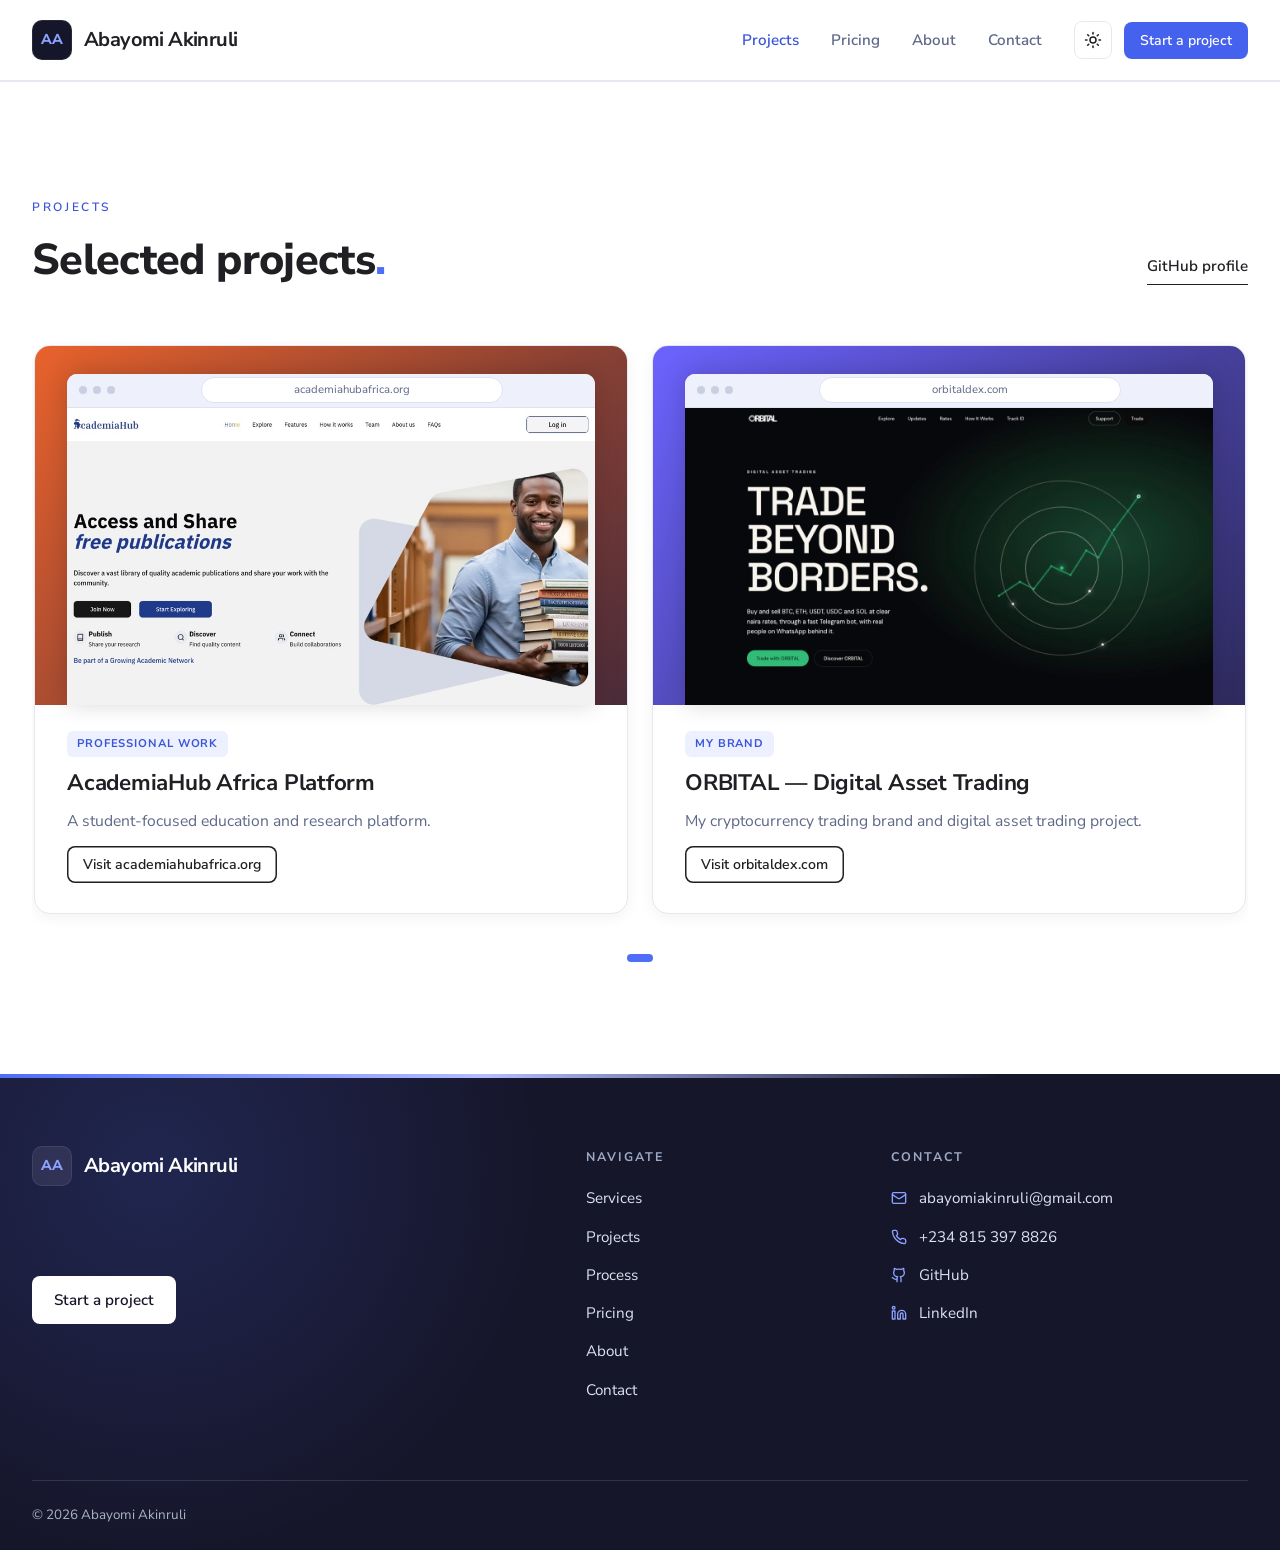
<file: projects.html>
<!DOCTYPE html>
<html lang="en">
<head>
  <meta charset="UTF-8" />
  <meta name="viewport" content="width=device-width, initial-scale=1.0" />
  <title>Projects | Abayomi Akinruli</title>
  <meta name="description" content="Explore web development, digital asset and business projects by Abayomi Akinruli." />
  <meta name="author" content="Abayomi Akinruli" />
  <meta name="theme-color" content="#16162b" />

  <!-- SITE URL: these absolute URLs assume GitHub Pages at https://abayomiakinruli.github.io/
       If you deploy somewhere else, search-and-replace that address here, in robots.txt and in sitemap.xml. -->
  <link rel="canonical" href="https://abayomiakinruli.github.io/projects.html" />
  <meta property="og:type" content="website" />
  <meta property="og:site_name" content="Abayomi Akinruli" />
  <meta property="og:title" content="Abayomi Akinruli | Web Development, E-commerce &amp; Telegram Bots" />
  <meta property="og:description" content="Responsive websites, online stores, Telegram bots, automation and digital design by Abayomi Akinruli." />
  <meta property="og:url" content="https://abayomiakinruli.github.io/projects.html" />
  <meta property="og:image" content="https://abayomiakinruli.github.io/Assets/og-image.png" />
  <meta property="og:image:width" content="1200" />
  <meta property="og:image:height" content="630" />
  <meta property="og:image:alt" content="Abayomi Akinruli — Your Ideas. Engineered Into Digital Solutions." />
  <meta name="twitter:card" content="summary_large_image" />

  <link rel="icon" href="Assets/favicon.svg" type="image/svg+xml" />
  <link rel="preconnect" href="https://fonts.googleapis.com" />
  <link rel="preconnect" href="https://fonts.gstatic.com" crossorigin />
  <link href="https://fonts.googleapis.com/css2?family=Nunito+Sans:opsz,wght@6..12,400;6..12,600;6..12,700;6..12,800&display=swap" rel="stylesheet" />
  <link rel="stylesheet" href="styles.css" />

  <!-- Mark JS as available and apply the saved theme before first paint -->
  <script>
    document.documentElement.classList.add("js");
    try { var t = localStorage.getItem("theme"); if (t === "light" || t === "dark") document.documentElement.dataset.theme = t; } catch (e) {}
  </script>

  <script type="application/ld+json">
  {
    "@context": "https://schema.org",
    "@type": "Person",
    "name": "Abayomi Akinruli",
    "jobTitle": "Software Developer",
    "image": "https://abayomiakinruli.github.io/Assets/abayomi.jpg",
    "email": "mailto:abayomiakinruli@gmail.com",
    "telephone": "+2348153978826",
    "url": "https://abayomiakinruli.github.io/",
    "address": { "@type": "PostalAddress", "addressLocality": "Lagos", "addressCountry": "NG" },
    "sameAs": ["https://github.com/abayomiakinruli", "https://www.linkedin.com/in/abayomi-akinruli-98a190213"]
  }
  </script>
</head>
<body>
  <!-- Icon sprite (24×24, stroke) -->
  <svg width="0" height="0" style="position:absolute" aria-hidden="true">
    <defs>
      <symbol id="i-arrow" viewBox="0 0 24 24"><path d="M5 12h14"/><path d="m12 5 7 7-7 7"/></symbol>
      <symbol id="i-chat" viewBox="0 0 24 24"><path d="M21 15a4 4 0 0 1-4 4H8l-5 3V7a4 4 0 0 1 4-4h10a4 4 0 0 1 4 4z"/><path d="M8 9h8M8 13h5"/></symbol>
      <symbol id="i-pause" viewBox="0 0 24 24"><rect x="6" y="5" width="4" height="14" rx="1"/><rect x="14" y="5" width="4" height="14" rx="1"/></symbol>
      <symbol id="i-play" viewBox="0 0 24 24"><path d="M7 4.5v15l12-7.5z"/></symbol>
      <symbol id="i-out" viewBox="0 0 24 24"><path d="M7 7h10v10"/><path d="M7 17 17 7"/></symbol>
      <symbol id="i-plus" viewBox="0 0 24 24"><path d="M5 12h14"/><path d="M12 5v14"/></symbol>
      <symbol id="i-mail" viewBox="0 0 24 24"><rect x="2" y="4" width="20" height="16" rx="2"/><path d="m22 7-8.97 5.7a1.94 1.94 0 0 1-2.06 0L2 7"/></symbol>
      <symbol id="i-phone" viewBox="0 0 24 24"><path d="M22 16.92v3a2 2 0 0 1-2.18 2 19.79 19.79 0 0 1-8.63-3.07 19.5 19.5 0 0 1-6-6 19.79 19.79 0 0 1-3.07-8.67A2 2 0 0 1 4.11 2h3a2 2 0 0 1 2 1.72 12.84 12.84 0 0 0 .7 2.81 2 2 0 0 1-.45 2.11L8.09 9.91a16 16 0 0 0 6 6l1.27-1.27a2 2 0 0 1 2.11-.45 12.84 12.84 0 0 0 2.81.7A2 2 0 0 1 22 16.92z"/></symbol>
      <symbol id="i-github" viewBox="0 0 24 24"><path d="M15 22v-4a4.8 4.8 0 0 0-1-3.5c3 0 6-2 6-5.5.08-1.25-.27-2.48-1-3.5.28-1.15.28-2.35 0-3.5 0 0-1 0-3 1.5-2.64-.5-5.36-.5-8 0C6 2 5 2 5 2c-.3 1.15-.3 2.35 0 3.5A5.4 5.4 0 0 0 4 9c0 3.5 3 5.5 6 5.5-.39.49-.68 1.05-.85 1.65-.17.6-.22 1.23-.15 1.85v4"/><path d="M9 18c-4.51 2-5-2-7-2"/></symbol>
      <symbol id="i-linkedin" viewBox="0 0 24 24"><path d="M16 8a6 6 0 0 1 6 6v7h-4v-7a2 2 0 0 0-4 0v7h-4v-7a6 6 0 0 1 6-6z"/><rect x="2" y="9" width="4" height="12"/><circle cx="4" cy="4" r="2"/></symbol>
      <symbol id="i-pin" viewBox="0 0 24 24"><path d="M20 10c0 6-8 12-8 12s-8-6-8-12a8 8 0 0 1 16 0Z"/><circle cx="12" cy="10" r="3"/></symbol>
      <symbol id="i-sun" viewBox="0 0 24 24"><circle cx="12" cy="12" r="4"/><path d="M12 2v2M12 20v2M4.93 4.93l1.41 1.41M17.66 17.66l1.41 1.41M2 12h2M20 12h2M6.34 17.66l-1.41 1.41M19.07 4.93l-1.41 1.41"/></symbol>
      <symbol id="i-moon" viewBox="0 0 24 24"><path d="M12 3a6 6 0 0 0 9 9 9 9 0 1 1-9-9Z"/></symbol>
    </defs>
  </svg>

  <a class="skip-link" href="#main">Skip to content</a>

  <!-- ============ NAV ============ -->
  <header class="nav" id="nav">
    <div class="container nav__inner">
      <a href="#top" class="logo" aria-label="Abayomi Akinruli, back to top">
        <span class="logo__mark" aria-hidden="true">AA</span>
        <span class="logo__text">Abayomi Akinruli</span>
      </a>

      <nav class="nav__links" id="navLinks" aria-label="Main">
        <a href="projects.html" aria-current="page">Projects</a>
        <a href="pricing.html">Pricing</a>
        <a href="about.html">About</a>
        <a href="pricing.html#contact">Contact</a>
        <a href="pricing.html#contact" class="btn btn--primary nav__mobile-cta">Start a project</a>
      </nav>

      <div class="nav__actions">
        <button class="icon-btn theme-toggle" type="button" aria-label="Switch to dark theme">
          <svg class="icon icon--sun"><use href="#i-sun"/></svg>
          <svg class="icon icon--moon"><use href="#i-moon"/></svg>
        </button>
        <a href="pricing.html#contact" class="btn btn--primary btn--sm nav__cta">Start a project</a>
        <button class="nav__toggle" id="navToggle" type="button" aria-label="Open menu" aria-expanded="false" aria-controls="navLinks">
          <span></span><span></span><span></span>
        </button>
      </div>
    </div>
  </header>


  <main id="main">
<section class="section" id="projects">
      <div class="container">
        <div class="head-row reveal">
          <div>
            <span class="eyebrow">Projects</span>
            <h2>Selected projects<span class="accent">.</span></h2>
          </div>
          <div class="head-row__actions">
            <a href="https://github.com/abayomiakinruli" class="link-arrow" target="_blank" rel="noopener">GitHub profile</a>
          </div>
        </div>
        <div class="carousel reveal" id="projectCarousel" role="region" aria-roledescription="carousel" aria-label="Projects">
          <noscript><p>Turn on JavaScript to see the projects, or view my code on <a href="https://github.com/abayomiakinruli">GitHub</a>.</p></noscript>
        </div>
      </div>
    </section>
  </main>

  <!-- ============ FOOTER ============ -->
  <footer class="footer">
    <div class="container footer__grid">
      <div class="footer__brand">
        <a href="#top" class="logo logo--light"><span class="logo__mark" aria-hidden="true">AA</span><span class="logo__text">Abayomi Akinruli</span></a>
        <a href="pricing.html#contact" class="btn btn--pill">Start a project</a>
      </div>
      <nav aria-label="Footer">
        <h2 class="footer__title">Navigate</h2>
        <ul><li><a href="index.html#services">Services</a></li><li><a href="projects.html">Projects</a></li><li><a href="index.html#process">Process</a></li><li><a href="pricing.html">Pricing</a></li><li><a href="about.html">About</a></li><li><a href="pricing.html#contact">Contact</a></li></ul>
      </nav>
      <div>
        <h2 class="footer__title">Contact</h2>
        <ul class="footer__contact">
          <li><svg class="icon"><use href="#i-mail"/></svg><a href="mailto:abayomiakinruli@gmail.com">abayomiakinruli@gmail.com</a></li>
          <li><svg class="icon"><use href="#i-phone"/></svg><a href="tel:+2348153978826">+234 815 397 8826</a></li>
          <li><svg class="icon"><use href="#i-github"/></svg><a href="https://github.com/abayomiakinruli" target="_blank" rel="noopener">GitHub</a></li>
          <li><svg class="icon"><use href="#i-linkedin"/></svg><a href="https://www.linkedin.com/in/abayomi-akinruli-98a190213" target="_blank" rel="noopener">LinkedIn</a></li>
        </ul>
      </div>
    </div>
    <div class="container footer__legal">
      <p>© <span id="year">2026</span> Abayomi Akinruli</p>
    </div>
  </footer>



  <script src="script.js"></script>
</body>
</html>
</file>
<file: styles.css>
/* =========================================================
   Abayomi Akinruli design tokens
   Studio look (lzctrl-inspired): white base, near-black ink,
   periwinkle-blue accent, lavender tints, dark-navy CTA and footer,
   Nunito Sans throughout.
   ========================================================= */
:root {
  --navy: #16162b;
  --navy-2: #22223d;

  --bg: #ffffff;
  --surface: #ffffff;
  --soft: #f6f7fd;
  --text: #3c3f4a;
  --heading: #1f1f24;
  --muted: #5f6889;
  --border: #e6e8f0;

  --accent: #4f6ef7;
  --accent-ink: #3a55d9;
  --accent-light: #8da2ff;

  --btn-bg: #4562ee;
  --btn-fg: #ffffff;
  --btn-hover: #3a55d9;
  --map-opacity: 1;
  --radius: 8px;

  --font-head: "Nunito Sans", ui-sans-serif, system-ui, -apple-system, "Segoe UI", sans-serif;
  --font-body: "Nunito Sans", ui-sans-serif, system-ui, -apple-system, "Segoe UI", sans-serif;
  color-scheme: light;
}

@media (prefers-color-scheme: dark) {
  :root:not([data-theme="light"]) {
    --bg: #0f1020;
    --surface: #17182b;
    --soft: #14152a;
    --text: #c9cce0;
    --heading: #f3f4fb;
    --muted: #9399b8;
    --border: #262842;
    --accent-ink: #8da2ff;
    --btn-bg: #6f87ff;
    --btn-fg: #0f1020;
    --btn-hover: #8da2ff;
    --map-opacity: 0.55;
    color-scheme: dark;
  }
}
:root[data-theme="dark"] {
  --bg: #0f1020;
  --surface: #17182b;
  --soft: #14152a;
  --text: #c9cce0;
  --heading: #f3f4fb;
  --muted: #9399b8;
  --border: #262842;
  --accent-ink: #8da2ff;
  --btn-bg: #6f87ff;
  --btn-fg: #0f1020;
  --btn-hover: #8da2ff;
  --map-opacity: 0.55;
  color-scheme: dark;
}

/* =========================================================
   Base
   ========================================================= */
*, *::before, *::after { box-sizing: border-box; }
html { scroll-behavior: smooth; scroll-padding-top: 80px; }
body {
  margin: 0;
  font-family: var(--font-body);
  font-size: 16px;
  color: var(--text);
  background: var(--bg);
  line-height: 1.6;
  -webkit-font-smoothing: antialiased;
  overflow-x: hidden;
  transition: background-color 0.25s, color 0.25s;
}
img { max-width: 100%; display: block; }
a { color: inherit; text-decoration: none; }
p { margin: 0 0 1em; }
h1, h2, h3 { font-family: var(--font-head); color: var(--heading); margin: 0 0 0.5em; }
h1 { font-size: clamp(2.4rem, 5.2vw, 4.2rem); font-weight: 800; line-height: 1.08; letter-spacing: -0.02em; }
h2 { font-size: clamp(1.9rem, 3.4vw, 2.7rem); font-weight: 800; line-height: 1.15; letter-spacing: -0.015em; }
h3 { font-size: 1.25rem; font-weight: 700; line-height: 1.25; letter-spacing: -0.02em; }
.accent { color: var(--accent); }
strong { font-weight: 600; }

.container { width: 100%; max-width: 1264px; margin: 0 auto; padding: 0 24px; }
.icon { width: 16px; height: 16px; fill: none; stroke: currentColor; stroke-width: 2; stroke-linecap: round; stroke-linejoin: round; flex-shrink: 0; }

.skip-link { position: absolute; left: -999px; top: 8px; z-index: 100; background: var(--navy); color: #fff; padding: 8px 14px; }
.skip-link:focus { left: 8px; }
:focus-visible { outline: 2px solid var(--accent); outline-offset: 3px; }

/* =========================================================
   Type helpers
   ========================================================= */
.eyebrow {
  display: inline-flex; align-items: center; gap: 8px;
  font-size: 0.75rem; font-weight: 600; letter-spacing: 0.22em; text-transform: uppercase;
  color: var(--accent-ink); margin-bottom: 18px;
}
.eyebrow--muted { color: var(--muted); }
.eyebrow--light { color: var(--accent-light); }
.process-section .eyebrow--light { color: var(--accent-ink); }
.eyebrow--rule::after { content: ""; width: 48px; height: 1px; background: var(--border); margin-left: 8px; }
.num { display: block; font-size: 0.78rem; font-weight: 600; letter-spacing: 0.2em; color: var(--accent-ink); margin-bottom: 22px; }
.lead { font-size: 1.25rem; line-height: 1.6; color: var(--muted); max-width: 680px; }

.dash { list-style: none; padding: 0; margin: 0; }
.dash li { position: relative; padding-left: 22px; margin-bottom: 8px; font-size: 0.94rem; color: var(--muted); }
.dash li::before { content: ""; position: absolute; left: 0; top: 0.75em; width: 12px; height: 1.5px; background: var(--accent); }

/* =========================================================
   Buttons & links
   ========================================================= */
.btn {
  display: inline-flex; align-items: center; justify-content: center; gap: 12px;
  padding: 13px 22px; border: 0; border-radius: var(--radius);
  font: 600 0.95rem var(--font-body); cursor: pointer; white-space: nowrap;
  transition: background-color 0.2s, color 0.2s, transform 0.2s;
}
.btn .icon { transition: transform 0.2s; }
.btn:hover .icon { transform: translateX(3px); }
.btn--primary { background: var(--btn-bg); color: var(--btn-fg); }
.btn--primary:hover { background: var(--btn-hover); }
.btn--lg { padding: 16px 26px; font-size: 1rem; }
.btn--sm { padding: 9px 16px; font-size: 0.88rem; }
.btn--block { width: 100%; }
.btn--pill { background: var(--btn-bg); color: var(--btn-fg); border-radius: 999px; padding: 12px 22px; }
.btn--pill:hover { background: var(--btn-hover); }
.section--navy .btn--pill, .footer .btn--pill { background: #fff; color: var(--navy); border-radius: var(--radius); }
.section--navy .btn--pill:hover, .footer .btn--pill:hover { background: #e6e9ff; }

.link-arrow {
  display: inline-flex; align-items: center; gap: 10px;
  font-weight: 600; font-size: 0.95rem; color: var(--heading);
  padding-bottom: 6px; border-bottom: 1px solid currentColor;
  transition: color 0.2s;
}
.link-arrow:hover { color: var(--accent-ink); }
.link-arrow:hover .icon { transform: translateX(3px); }
.link-arrow .icon { transition: transform 0.2s; }
.link-arrow--light { color: var(--accent-ink); }
.link-arrow--light:hover { color: var(--accent); }

.icon-btn {
  display: grid; place-items: center; width: 38px; height: 38px; border-radius: var(--radius);
  border: 1px solid var(--border); background: transparent; color: var(--heading); cursor: pointer;
  transition: border-color 0.2s, color 0.2s;
}
.icon-btn .icon { width: 18px; height: 18px; }
.icon-btn:hover { border-color: var(--accent); color: var(--accent-ink); }
.icon--moon { display: none; }
:root[data-theme="dark"] .icon--sun { display: none; }
:root[data-theme="dark"] .icon--moon { display: block; }
@media (prefers-color-scheme: dark) {
  :root:not([data-theme="light"]) .hero { background: linear-gradient(135deg, #191b38 0%, var(--bg) 70%); }
  :root:not([data-theme="light"]) .icon--sun { display: none; }
  :root:not([data-theme="light"]) .icon--moon { display: block; }
}

/* =========================================================
   Logo & nav
   ========================================================= */
.logo { display: inline-flex; align-items: center; gap: 12px; font-family: var(--font-head); font-weight: 700; font-size: 1.25rem; letter-spacing: -0.03em; color: var(--heading); white-space: nowrap; }
/* "AA" monogram */
.logo__mark {
  display: grid; place-items: center; width: 40px; height: 40px; border-radius: 10px; flex-shrink: 0;
  background: var(--navy); color: var(--accent-light);
  font-size: 0.9rem; font-weight: 800; letter-spacing: 0.02em;
  box-shadow: inset 0 0 0 1px rgba(255, 255, 255, 0.08);
}
.logo--light { color: #fff; }
.logo--light .logo__mark { background: rgba(255, 255, 255, 0.08); }
@media (max-width: 400px) { .logo { font-size: 1.08rem; gap: 10px; } }

.nav {
  position: sticky; top: 0; z-index: 50;
  background: color-mix(in srgb, var(--bg) 86%, transparent);
  backdrop-filter: saturate(160%) blur(12px);
  -webkit-backdrop-filter: saturate(160%) blur(12px);
  border-bottom: 1px solid var(--border);
}
.nav__inner { display: flex; align-items: center; gap: 32px; height: 80px; }
.nav__links { display: flex; gap: 32px; margin-left: auto; }
.nav__links a { font-size: 0.95rem; font-weight: 600; color: var(--muted); transition: color 0.2s; }
.nav__links a:hover { color: var(--accent-ink); }
.nav__mobile-cta { display: none; }
.nav__actions { display: flex; align-items: center; gap: 12px; }

.nav__toggle { display: none; width: 40px; height: 40px; background: none; border: 0; cursor: pointer; padding: 9px; }
.nav__toggle span { display: block; height: 2px; background: var(--heading); margin: 5px 0; transition: transform 0.25s, opacity 0.25s; }
.nav__toggle[aria-expanded="true"] span:nth-child(1) { transform: translateY(7px) rotate(45deg); }
.nav__toggle[aria-expanded="true"] span:nth-child(2) { opacity: 0; }
.nav__toggle[aria-expanded="true"] span:nth-child(3) { transform: translateY(-7px) rotate(-45deg); }

/* =========================================================
   Hero
   ========================================================= */
.hero { padding: 88px 0 56px; background: linear-gradient(135deg, #eef1fd 0%, #f7f8fe 55%, var(--bg) 100%); border-bottom: 1px solid var(--border); }
.hero__hl { color: var(--accent); }
:root[data-theme="dark"] .hero { background: linear-gradient(135deg, #191b38 0%, var(--bg) 70%); }
.hero__main h1 { max-width: 1000px; margin-bottom: 32px; }
.hero__ctas { display: flex; flex-wrap: wrap; align-items: center; gap: 28px; margin: 36px 0 56px; }
.hero__foot { margin-top: 8px; }

/* At-a-glance strip under the buttons: location | counts */
.hero__strip { padding: 8px 0; }
.strip-block__place { display: flex; align-items: center; gap: 14px; font-family: var(--font-head); font-size: 1.6rem; font-weight: 700; letter-spacing: -0.03em; color: var(--heading); margin: 0; }
.strip-block__meta { font-size: 0.9rem; color: var(--muted); margin: 14px 0 0; }

/* World map background with a soft spotlight around the Lagos pin.
   script.js sizes and shifts .hero__map-img and sets --pin-x / --pin-y. */
.hero { position: relative; overflow: hidden; }
.hero > .container { position: relative; z-index: 1; }
.hero__map {
  position: absolute; inset: 0; overflow: hidden; pointer-events: none;
  -webkit-mask-image: radial-gradient(ellipse 55% 45% at var(--pin-x, 30%) var(--pin-y, 80%), #000 35%, transparent 100%);
  mask-image: radial-gradient(ellipse 55% 45% at var(--pin-x, 30%) var(--pin-y, 80%), #000 35%, transparent 100%);
}
.hero__map-img { position: absolute; top: -8%; left: -15%; width: 130%; max-width: none; opacity: calc(var(--map-opacity) * 0.85); }

/* Pulsing pin next to "Lagos, Nigeria" */
.hero__pin { position: relative; width: 12px; height: 12px; border-radius: 50%; background: var(--accent); box-shadow: 0 0 0 3px var(--bg); flex-shrink: 0; }
.hero__pin::after { content: ""; position: absolute; inset: 0; border-radius: 50%; background: var(--accent); animation: pin-pulse 2s ease-out infinite; }
@keyframes pin-pulse { from { transform: scale(1); opacity: 0.5; } to { transform: scale(3.2); opacity: 0; } }


/* =========================================================
   Sections
   ========================================================= */
.section { padding: 112px 0; border-top: 1px solid var(--border); }
.section--white { background: var(--soft); }
.section--navy { background: var(--navy); color: #c9d3e0; border-top: 0; }
.section--navy h2, .section--navy h3 { color: #fff; }
.process-section { background: var(--bg); color: var(--text); border-top: 1px solid var(--border); }
.process-section h2, .process-section h3 { color: var(--heading); }
.process-section .num { color: var(--accent-ink); }
.section--navy .num { color: var(--accent-light); }

.split { display: grid; grid-template-columns: minmax(0, 0.9fr) minmax(0, 2.1fr); gap: 72px; align-items: start; }
.split__head p { color: var(--muted); font-size: 1.06rem; margin-bottom: 32px; }
.section--navy .split__head p { color: #a9b4c4; }
.process-section .split__head p { color: var(--muted); }

.head-row { display: flex; justify-content: space-between; align-items: flex-end; gap: 24px; flex-wrap: wrap; margin-bottom: 56px; }
.head-row h2 { margin: 0; }

/* 3 numbered columns (services, entry points) */
.cols3 { display: grid; grid-template-columns: repeat(3, minmax(0, 1fr)); gap: 40px; }
.col { border-top: 1px solid var(--border); padding-top: 26px; }
.section--navy .col { border-color: rgba(255, 255, 255, 0.14); }
.process-section .col { border-color: var(--border); }
.col h3 { font-size: 1.6rem; letter-spacing: -0.03em; margin-bottom: 14px; }
.section--navy .col h3 { font-size: 1.3rem; }
.col__desc { color: var(--muted); font-size: 0.95rem; margin-bottom: 24px; }
.section--navy .col__desc { color: #a9b4c4; }
.process-section .col__desc { color: var(--muted); }

/* Service accordions */

.svc-list { border-top: 1px solid var(--border); }
.svc { border-bottom: 1px solid var(--border); }
.svc summary {
  list-style: none; cursor: pointer; display: flex; justify-content: space-between; align-items: center; gap: 12px;
  padding: 14px 0; font-weight: 500; font-size: 0.95rem; color: var(--heading); transition: color 0.2s;
}
.svc summary::-webkit-details-marker { display: none; }
.svc summary:hover { color: var(--accent-ink); }
.svc summary .icon { color: var(--accent); transition: transform 0.25s; }
.svc[open] summary .icon { transform: rotate(45deg); }
.svc > p { font-size: 0.92rem; color: var(--muted); margin: 0 0 12px; }
.svc .dash { margin-bottom: 14px; }
.svc .dash li { font-size: 0.88rem; }
.note { font-size: 0.82rem !important; padding: 10px 12px; border-left: 2px solid var(--accent); background: var(--bg); margin-bottom: 16px !important; }

/* Floating tabs: a pill bar that floats above the content, one panel at a time */
.ftabs__list {
  display: inline-flex; gap: 4px; padding: 6px; max-width: 100%; overflow-x: auto; scrollbar-width: none;
  background: var(--surface); border: 1px solid var(--border); border-radius: 999px;
  box-shadow: 0 14px 34px rgba(11, 31, 58, 0.08), 0 2px 6px rgba(11, 31, 58, 0.04);
}
.ftabs__list::-webkit-scrollbar { display: none; }
.ftabs__tab {
  flex-shrink: 0; border: 0; background: transparent; cursor: pointer; white-space: nowrap;
  padding: 10px 18px; border-radius: 999px; font: 600 0.92rem var(--font-body); color: var(--muted);
  transition: background-color 0.2s, color 0.2s, box-shadow 0.2s;
}
.ftabs__tab:hover { color: var(--heading); }
.ftabs__tab[aria-selected="true"] { background: var(--btn-bg); color: var(--btn-fg); box-shadow: 0 6px 16px rgba(11, 31, 58, 0.18); }
.ftabs__panel { margin-top: 36px; animation: tab-in 0.35s ease; }
.ftabs__lead { font-size: 1.05rem; color: var(--muted); max-width: 560px; margin-bottom: 24px; }
@keyframes tab-in { from { opacity: 0; transform: translateY(8px); } }

.head-row__actions { display: flex; align-items: center; gap: 24px; flex-wrap: wrap; }
/* Projects carousel: cover-image cards in a scroll-snap row, arrows + dots */
.carousel__viewport { position: relative; }
.carousel__track {
  list-style: none; margin: 0; padding: 4px 2px 12px; display: flex; gap: 24px;
  overflow-x: auto; scroll-snap-type: x mandatory; scrollbar-width: none; overscroll-behavior-x: contain;
}
.carousel__track::-webkit-scrollbar { display: none; }
.carousel__track:focus-visible { outline: 2px solid var(--accent); outline-offset: 4px; }
.pcard {
  flex: 0 0 calc((100% - 24px) / 2); scroll-snap-align: start; display: flex; flex-direction: column;
  background: var(--surface); border: 1px solid var(--border); border-radius: 16px; overflow: hidden;
  box-shadow: 0 4px 16px rgba(22, 22, 43, 0.05);
}
/* Gradient frame holding a browser-window mockup of the project (colour cycles per card) */
.pcard__frame { padding: 28px 32px 0; background: linear-gradient(135deg, #e8622c, #4a2b3a); }
.pcard:nth-child(6n + 2) .pcard__frame { background: linear-gradient(135deg, #6c63ff, #2e2a5c); }
.pcard:nth-child(6n + 3) .pcard__frame { background: linear-gradient(135deg, #1fa3a3, #173c4f); }
.pcard:nth-child(6n + 4) .pcard__frame { background: linear-gradient(135deg, #4f6ef7, #1d2a6b); }
.pcard:nth-child(6n + 5) .pcard__frame { background: linear-gradient(135deg, #d6457a, #43203a); }
.pcard:nth-child(6n + 6) .pcard__frame { background: linear-gradient(135deg, #2f9e6a, #173a2d); }
.pcard__browser { border-radius: 10px 10px 0 0; overflow: hidden; background: #fff; box-shadow: 0 -2px 24px rgba(0, 0, 0, 0.18); }
.pcard__bar { display: flex; align-items: center; gap: 6px; height: 34px; padding: 0 12px; background: #eef1fb; border-bottom: 1px solid #dfe3f0; }
.pcard__bar i { width: 8px; height: 8px; border-radius: 50%; background: #c9cee0; flex-shrink: 0; }
.pcard__bar span {
  flex: 0 1 60%; margin: 0 auto; padding: 3px 12px; border-radius: 999px; background: #fff; border: 1px solid #dfe3f0;
  font-size: 0.7rem; color: #5f6889; text-align: center; white-space: nowrap; overflow: hidden; text-overflow: ellipsis;
}
.pcard__cover { aspect-ratio: 16 / 9; background: var(--navy); overflow: hidden; }
.pcard__cover img { width: 100%; height: 100%; object-fit: cover; object-position: top left; display: block; transition: transform 0.4s; }
.pcard__blank {
  height: 100%; display: flex; align-items: flex-end; padding: 22px;
  background: radial-gradient(circle at 85% 20%, color-mix(in srgb, var(--accent) 45%, transparent), transparent 55%), var(--navy);
}
.pcard__blank span { color: #fff; font: 800 1.5rem/1.1 var(--font-head); letter-spacing: -0.02em; max-width: 80%; }
.pcard__body { flex: 1; display: flex; flex-direction: column; align-items: flex-start; gap: 12px; padding: 26px 32px 30px; }
.pcard__label {
  font-size: 0.7rem; font-weight: 700; letter-spacing: 0.08em; text-transform: uppercase;
  color: var(--accent-ink); background: color-mix(in srgb, var(--accent) 10%, transparent); padding: 4px 10px; border-radius: 6px;
}
.pcard h3 { font-size: 1.4rem; letter-spacing: -0.01em; line-height: 1.25; margin: 0; }
.pcard p { font-size: 0.98rem; color: var(--muted); margin: 0; }
.pcard .btn, .pcard__soon { margin-top: auto; }
.pcard__soon { font-size: 0.85rem; font-style: italic; color: var(--muted); padding: 9px 0; }
.btn--outline { background: transparent; color: var(--heading); box-shadow: inset 0 0 0 1.5px var(--heading); }
.btn--outline:hover { background: var(--heading); color: var(--bg); }

.carousel__arrow {
  position: absolute; top: calc((100% - 16px) / 2); z-index: 2; width: 44px; height: 44px; border-radius: 50%;
  display: grid; place-items: center; cursor: pointer; color: var(--heading);
  background: var(--surface); border: 1px solid var(--border); box-shadow: 0 6px 18px rgba(11, 31, 58, 0.14);
  transition: opacity 0.2s, border-color 0.2s, color 0.2s;
}
.carousel__arrow--prev { left: -22px; }
.carousel__arrow--prev .icon { transform: scaleX(-1); }
.carousel__arrow--next { right: -22px; }
.carousel__arrow:disabled { opacity: 0; pointer-events: none; }
.carousel__dots { display: flex; justify-content: center; gap: 8px; margin-top: 28px; }
.carousel__dot { width: 8px; height: 8px; padding: 0; border: 0; border-radius: 999px; cursor: pointer; background: var(--border); transition: width 0.3s, background-color 0.3s; }
.carousel__dot[aria-current="true"] { width: 26px; background: var(--accent); }

.tag { font-size: 0.72rem; font-weight: 600; padding: 3px 9px; border: 1px solid var(--border); border-radius: 4px; color: var(--muted); }
.tag--professional { border-color: var(--accent); color: var(--accent-ink); }
.tag--brand { background: var(--navy); border-color: var(--navy); color: #fff; }
.empty { color: var(--muted); }

/* Pricing teaser (home): three tier rows */
.tiers { list-style: none; margin: 0; padding: 0; }
.tier {
  position: relative; display: grid; grid-template-columns: minmax(0, 1fr) minmax(0, 1.1fr) minmax(0, 1.2fr) 32px; gap: 24px; align-items: center;
  padding: 26px 0; border-top: 1px solid var(--border);
}
.tier:last-child { border-bottom: 1px solid var(--border); }
.tier h3 { margin: 0; font-size: 1.5rem; letter-spacing: -0.03em; display: flex; align-items: center; gap: 10px; flex-wrap: wrap; }
.tier__badge { font-family: var(--font-body); font-size: 0.68rem; font-weight: 600; letter-spacing: 0.12em; text-transform: uppercase; color: var(--accent-ink); border: 1px solid var(--accent); padding: 2px 8px; border-radius: 999px; }
.tier__for { margin: 0; color: var(--muted); font-size: 0.95rem; }
.tier__price { margin: 0; font-family: var(--font-head); font-weight: 700; font-size: 1.2rem; color: var(--heading); letter-spacing: -0.02em; }
.tier__price small { display: block; font-family: var(--font-body); font-weight: 400; font-size: 0.82rem; color: var(--muted); letter-spacing: 0; margin-top: 2px; }
.tier__go { color: var(--accent); justify-self: end; }
.tier__go::after { content: ""; position: absolute; inset: 0; } /* whole row is clickable */

/* Pricing page */
.page-intro--pricing { padding-bottom: 64px; }
.currency { display: inline-flex; gap: 4px; padding: 5px; margin-top: 12px; background: var(--surface); border: 1px solid var(--border); border-radius: 999px; box-shadow: 0 10px 26px rgba(11, 31, 58, 0.07); }
.currency__btn { border: 0; background: transparent; padding: 8px 16px; border-radius: 999px; font: 600 0.88rem var(--font-body); color: var(--muted); cursor: pointer; transition: background-color 0.2s, color 0.2s; }
.currency__btn:hover { color: var(--heading); }
.currency__btn[aria-pressed="true"] { background: var(--btn-bg); color: var(--btn-fg); }
/* Show one currency at a time: USD by default, GBP when chosen */
.cur-gbp, :root[data-currency="gbp"] .cur-usd { display: none; }
:root[data-currency="gbp"] .cur-gbp { display: inline; }

.price-grid { display: grid; grid-template-columns: repeat(3, minmax(0, 1fr)); gap: 24px; }
.price-card {
  position: relative; display: flex; flex-direction: column; padding: 32px; border-radius: 12px;
  background: var(--surface); border: 1px solid var(--border); box-shadow: 0 10px 28px rgba(11, 31, 58, 0.05);
  transition: transform 0.25s, box-shadow 0.25s, border-color 0.25s;
}
.price-card--featured { border: 2px solid var(--accent); box-shadow: 0 18px 40px rgba(0, 168, 168, 0.14); }
.price-card__badge { position: absolute; top: -13px; left: 28px; background: var(--accent); color: var(--navy); font-size: 0.72rem; font-weight: 700; padding: 4px 12px; border-radius: 999px; }
.price-card h3 { font-size: 1.4rem; margin-bottom: 6px; }
.price-card__for { color: var(--muted); font-size: 0.92rem; min-height: 2.8em; margin-bottom: 18px; }
.price { font-family: var(--font-head); font-size: 1.9rem; font-weight: 700; letter-spacing: -0.03em; color: var(--heading); margin: 0 0 22px; padding-bottom: 22px; border-bottom: 1px solid var(--border); }
.price small { font-family: var(--font-body); font-size: 0.85rem; font-weight: 500; color: var(--muted); letter-spacing: 0; }
.price-card .dash { flex: 1; margin-bottom: 24px; }

.price-groups { max-width: 880px; }
.price-group summary { font-size: 1.05rem; font-weight: 600; padding: 18px 0; }
.price-note { font-size: 0.88rem !important; color: var(--muted); margin: 0 0 14px !important; }
.price-table { width: 100%; border-collapse: collapse; margin-bottom: 22px; font-size: 0.94rem; }
.price-table th { text-align: left; font-size: 0.72rem; font-weight: 600; letter-spacing: 0.14em; text-transform: uppercase; color: var(--muted); padding: 0 0 10px; border-bottom: 1px solid var(--border); }
.price-table td { padding: 12px 0; border-bottom: 1px solid var(--border); color: var(--text); vertical-align: top; }
.price-table td:last-child, .price-table th:last-child { text-align: right; padding-left: 24px; white-space: nowrap; font-weight: 600; color: var(--heading); }

/* Why */
.grid2 { display: grid; grid-template-columns: repeat(2, minmax(0, 1fr)); gap: 0 48px; }
.point { border-top: 1px solid var(--border); padding: 26px 0 36px; }
.point .num { margin-bottom: 16px; }
.point h3 { margin-bottom: 8px; }
.point p { color: var(--muted); font-size: 0.95rem; margin: 0; }

/* Chips */
.chips { list-style: none; padding: 0; margin: 0; display: flex; flex-wrap: wrap; gap: 8px; }
.chips--sm li { padding: 4px 11px; font-size: 0.82rem; }
.chips li { padding: 6px 14px; border: 1px solid var(--border); border-radius: 999px; font-size: 0.9rem; color: var(--heading); background: var(--surface); transition: border-color 0.2s, color 0.2s; }
.chips li:hover { border-color: var(--accent); color: var(--accent-ink); }

/* Process steps (navy) */
.split--top { margin-bottom: 88px; }
.steps { list-style: none; margin: 0; padding: 56px 0 0; border-top: 1px solid rgba(255, 255, 255, 0.14); display: grid; grid-template-columns: repeat(4, minmax(0, 1fr)); gap: 32px; }
.steps .num { color: #7f8ba0; margin-bottom: 18px; }
.steps h3 { font-size: 1.2rem; margin-bottom: 10px; }
.steps p { color: #a9b4c4; font-size: 0.94rem; margin: 0; }
.process-section .steps { border-top-color: var(--border); }
.process-section .steps .num { color: var(--accent-ink); }
.process-section .steps p { color: var(--muted); }

/* About */
.about { display: grid; grid-template-columns: minmax(0, 0.85fr) minmax(0, 1fr); gap: 96px; align-items: start; }
.about__photo { margin: 0; position: sticky; top: 112px; }
.about__photo img { width: 100%; height: auto; aspect-ratio: 4 / 5; object-fit: cover; object-position: 60% 40%; background: var(--navy); }
.about__photo figcaption { display: flex; justify-content: space-between; align-items: center; gap: 12px; flex-wrap: wrap; margin-top: 20px; padding-top: 20px; border-top: 1px solid var(--border); }
.about__photo strong { font-family: var(--font-head); font-size: 1.1rem; color: var(--heading); letter-spacing: -0.02em; }
.about__photo figcaption span { font-size: 0.72rem; font-weight: 600; letter-spacing: 0.2em; text-transform: uppercase; color: var(--muted); }
/* About me: editorial intro, capabilities list, interests */
.aboutme { padding: 96px 0 112px; }
.aboutme__head { max-width: 1000px; margin-bottom: 72px; }
.aboutme__head h1 { font-size: clamp(2.3rem, 5vw, 4rem); line-height: 1.08; margin: 0; }
.aboutme__article { margin-bottom: 40px; }
.aboutme__article p { color: var(--muted); font-size: 1.06rem; line-height: 1.75; max-width: 640px; margin-bottom: 1.4em; }
.aboutme__article .aboutme__lede { font-size: clamp(1.15rem, 1.6vw, 1.3rem); line-height: 1.6; font-weight: 500; color: var(--heading); }
.aboutme__article .aboutme__approach { color: var(--heading); padding-left: 22px; border-left: 3px solid var(--accent); margin: 2.2em 0 0; }

.caps { list-style: none; margin: 0; padding: 0; display: grid; grid-template-columns: repeat(2, minmax(0, 1fr)); gap: 0 48px; }
.caps li { border-top: 1px solid var(--border); padding: 28px 0 32px; }
.caps .num { margin-bottom: 14px; }
.caps h3 { margin-bottom: 8px; }
.caps p { color: var(--muted); font-size: 0.95rem; margin: 0; }

.interests { list-style: none; margin: 0; padding: 0; border-top: 1px solid var(--border); }
.interests li {
  padding: 22px 0; border-bottom: 1px solid var(--border);
  font: 600 clamp(1.25rem, 2.4vw, 1.75rem)/1.3 var(--font-head); letter-spacing: -0.025em; color: var(--heading);
  transition: color 0.25s, padding-left 0.3s cubic-bezier(0.2, 0.8, 0.2, 1);
}
.about__links { display: flex; gap: 28px; flex-wrap: wrap; }

/* About page intro & closing CTA */
.page-intro { padding: 96px 0 88px; }
.page-intro h1 { max-width: 900px; margin-bottom: 28px; }
.nav__links a[aria-current="page"] { color: var(--accent-ink); }
.cta-band__inner { display: flex; justify-content: space-between; align-items: center; gap: 40px; flex-wrap: wrap; }
.cta-band p { color: #a9b4c4; font-size: 1.08rem; max-width: 560px; margin: 0; }
.cta-band__actions { display: flex; gap: 12px; flex-wrap: wrap; }
.btn--ghost-light { border: 1px solid rgba(255, 255, 255, 0.25); color: #fff; border-radius: var(--radius); padding: 11px 22px; }
.btn--ghost-light:hover { border-color: #fff; }

/* Contact page: light, conversational layout */
.cpage { padding: 104px 0 120px; }
.cpage__grid { display: grid; grid-template-columns: minmax(0, 1fr) minmax(0, 1.15fr); gap: 96px; align-items: start; }
.cpage h1 { font-size: clamp(2.6rem, 5.2vw, 4.4rem); font-weight: 700; margin-bottom: 28px; }
.serif { font-family: "Instrument Serif", Georgia, serif; font-style: italic; font-weight: 400; letter-spacing: -0.02em; color: var(--heading); }
.cpage__lead { font-size: 1.12rem; color: var(--muted); max-width: 480px; margin-bottom: 36px; }
/* Contact list: same pattern as the footer's (icon + label) */
.cpage__links { list-style: none; padding: 0; margin: 0 0 40px; }
.cpage__links li { display: flex; align-items: center; gap: 12px; margin-bottom: 12px; font-size: 0.95rem; color: var(--heading); }
.cpage__links .icon { color: var(--accent-ink); }
.cpage__links a { transition: color 0.2s; }
.cpage__links a:hover { color: var(--accent-ink); }
.cpage__next { max-width: 420px; padding-top: 28px; border-top: 1px solid var(--border); }
.cpage__next-title { font-family: var(--font-body); font-size: 0.75rem; font-weight: 600; letter-spacing: 0.2em; text-transform: uppercase; color: var(--heading); margin-bottom: 12px; }
.cpage__next p { font-size: 0.95rem; color: var(--muted); margin: 0; }

.brief { padding-top: 6px; }
.brief .field-row { gap: 24px; }
.brief .field { margin-bottom: 26px; }
.brief .btn { margin-top: 6px; }
.brief__note { font-size: 0.85rem; color: var(--muted); margin: -4px 0 22px; }
.req { color: #d14343; }

.field { margin-bottom: 16px; }
.field-row { display: grid; grid-template-columns: 1fr 1fr; gap: 16px; }
.field label { display: block; font-size: 0.88rem; font-weight: 500; color: var(--heading); margin-bottom: 8px; }
.optional { color: var(--muted); font-weight: 400; font-size: 0.78rem; margin-left: 6px; }
.field input, .field select, .field textarea {
  display: block; width: 100%; padding: 14px 16px; border: 1px solid var(--border); border-radius: var(--radius);
  font: 400 1rem var(--font-body); color: var(--text); background: var(--surface); transition: border-color 0.2s, box-shadow 0.2s;
}
.field ::placeholder { color: #9aa3b2; }
.field textarea { resize: vertical; }
.field input:focus, .field select:focus, .field textarea:focus { outline: none; border-color: var(--accent); box-shadow: 0 0 0 3px rgba(0, 168, 168, 0.18); }
.field [aria-invalid="true"] { border-color: #d14343; }
.field__error { color: #d14343; font-size: 0.82rem; margin: 6px 0 0; }
.field__error:empty { display: none; }
.form__status:empty { display: none; }
.form__status { margin-top: 18px; padding: 12px 14px; font-size: 0.9rem; border-left: 2px solid var(--accent); background: var(--surface); }
.form__status a { color: var(--accent-ink); font-weight: 600; text-decoration: underline; }
.form__status.is-error { border-color: #d14343; color: #b42318; }

/* Footer */
.footer {
  position: relative;
  overflow: hidden;
  background:
    radial-gradient(circle at 12% 20%, rgba(79, 110, 247, 0.18), transparent 24rem),
    var(--navy);
  color: #a9b4c4;
}
.footer::before {
  content: "";
  position: absolute;
  inset: 0 auto auto 0;
  width: 100%;
  height: 4px;
  background: linear-gradient(90deg, var(--accent), #b2bcff 38%, transparent 78%);
}
.footer__grid {
  position: relative;
  display: grid;
  grid-template-columns: minmax(280px, 1.35fr) minmax(160px, 0.65fr) minmax(260px, 1fr);
  gap: 72px;
  align-items: start;
}
/* Higher specificity so the responsive .container padding doesn't reset the vertical spacing */
.footer .footer__grid { padding-top: 72px; padding-bottom: 64px; }
.footer .footer__legal { padding-top: 24px; padding-bottom: 24px; }
.footer__legal::before { content: ""; position: absolute; top: 0; left: 24px; right: 24px; height: 1px; background: rgba(255, 255, 255, 0.12); }
.footer__brand { min-height: 178px; display: flex; flex-direction: column; align-items: flex-start; }
.footer__brand .logo { margin-bottom: 32px; }
.footer__brand .btn--pill { margin-top: auto; padding: 14px 22px; }
.footer__title { font-family: var(--font-body); font-size: 0.78rem; font-weight: 700; letter-spacing: 0.16em; text-transform: uppercase; color: #9da9c2; margin: 4px 0 22px; }
.footer ul { list-style: none; padding: 0; margin: 0; }
.footer li { margin-bottom: 14px; font-size: 0.95rem; color: #dbe3ee; }
.footer a { transition: color 0.2s, transform 0.2s; }
.footer a:hover { color: var(--accent-light); }
.footer__contact li { display: flex; align-items: center; gap: 12px; }
.footer__contact .icon { color: var(--accent-light); flex: 0 0 auto; }
.footer__legal { position: relative; display: flex; justify-content: space-between; align-items: center; flex-wrap: wrap; gap: 12px; font-size: 0.84rem; }
.footer__legal p { margin: 0; }

/* =========================================================
   Hover effects (mouse/trackpad only, so taps never get "stuck")
   ========================================================= */
.col, .point, .steps li, .strip-block__place, .logo__mark, .about__photo img, .nav__links a, .footer a, .chips li { transition: color 0.2s, background-color 0.25s, border-color 0.25s, transform 0.25s, box-shadow 0.25s, filter 0.3s; }

@media (hover: hover) {
  .price-card:hover { transform: translateY(-4px); box-shadow: 0 22px 46px rgba(11, 31, 58, 0.12); border-color: color-mix(in srgb, var(--accent) 45%, var(--border)); }
  .tier:hover h3 { color: var(--accent-ink); }
  .tier:hover .tier__go { transform: translateX(4px); }
  .tier__go { transition: transform 0.2s; }
  .price-table tbody tr:hover td { background: var(--bg); }
  /* Buttons lift slightly */
  .btn:hover { transform: translateY(-2px); box-shadow: 0 10px 22px rgba(11, 31, 58, 0.18); }
  .btn--pill:hover { box-shadow: 0 10px 22px rgba(0, 168, 168, 0.3); }

  /* Nav links get a teal underline that grows in */
  .nav__links a:not(.btn) { background: linear-gradient(var(--accent), var(--accent)) 0 100% / 0 2px no-repeat; padding: 4px 0; transition: color 0.2s, background-size 0.25s; }
  .nav__links a:not(.btn):hover { background-size: 100% 2px; }

  /* Logo photo */
  .logo:hover .logo__mark { transform: rotate(-6deg) scale(1.06); background: var(--accent); color: var(--navy); }

  /* Numbered columns and points: top rule turns teal */
  .col:hover, .point:hover, .steps li:hover { border-top-color: var(--accent); }
  .steps li { border-top: 1px solid transparent; padding-top: 18px; margin-top: -18px; }
  .point:hover h3, .col:hover h3 { color: var(--accent-ink); }
  .section--navy .col:hover h3, .steps li:hover h3 { color: var(--accent-light); }
 .process-section .col:hover h3, .process-section .steps li:hover h3 { color: var(--accent-ink); }

  /* Project cards lift on hover; interests nudge right */
  .interests li:hover { color: var(--accent-ink); padding-left: 10px; }
  .pcard { transition: box-shadow 0.25s, border-color 0.25s; }
  .pcard:hover { border-color: color-mix(in srgb, var(--accent) 40%, var(--border)); box-shadow: 0 14px 30px rgba(11, 31, 58, 0.1); }
  .pcard:hover .pcard__cover img { transform: scale(1.04); }
  .carousel__arrow:hover { border-color: var(--accent); color: var(--accent-ink); }

  /* Stats and location */
  .strip-block:hover .strip-block__place { color: var(--accent-ink); }

  /* Chips pop slightly */
  .chips li:hover { transform: translateY(-2px); }

  /* About photo */
  .about__photo:hover img { filter: saturate(1.15) brightness(1.04); box-shadow: 0 0 0 4px var(--bg), 0 0 0 6px var(--accent); }

  /* Footer links slide */
  .footer ul a:hover { color: var(--accent-light); padding-left: 4px; }
  .footer ul a { transition: color 0.2s, padding-left 0.2s; }
}

/* Scroll reveal (only hides content once JS has loaded) */
.reveal { transition: opacity 0.7s ease, transform 0.7s ease; }
.js .reveal:not(.is-visible) { opacity: 0; transform: translateY(18px); }

/* =========================================================
   Responsive
   ========================================================= */
@media (max-width: 1100px) {
  .price-grid { grid-template-columns: repeat(2, minmax(0, 1fr)); }
  .split { grid-template-columns: 1fr; gap: 48px; }
  .carousel__arrow--prev { left: -8px; }
  .carousel__arrow--next { right: -8px; }
  .about { gap: 56px; }
}

@media (max-width: 960px) {
  .nav__cta { display: none; }
  .nav__toggle { display: block; }
  .nav__links {
    position: fixed; inset: 80px 0 auto 0; flex-direction: column; gap: 0;
    background: var(--bg); padding: 8px 24px 24px; border-bottom: 1px solid var(--border);
    transform: translateY(-110%); visibility: hidden; transition: transform 0.3s ease, visibility 0.3s;
    max-height: calc(100vh - 80px); overflow-y: auto;
  }
  .nav__links.is-open { transform: none; visibility: visible; }
  .nav__links a { padding: 14px 0; border-bottom: 1px solid var(--border); }
  .nav__links .nav__mobile-cta { display: inline-flex; margin-top: 18px; border: 0; color: var(--btn-fg); }

  .hero { padding-top: 56px; }
  .cols3, .steps { grid-template-columns: 1fr 1fr; }
  .about, .cpage__grid { grid-template-columns: 1fr; }
  .cpage__grid { gap: 56px; }
  .cpage { padding: 72px 0 88px; }
  .about__photo { position: static; max-width: 460px; }
  .footer__grid { grid-template-columns: 1fr 1fr; gap: 48px; }
  .footer__brand { grid-column: 1 / -1; min-height: 0; }
  .section { padding: 88px 0; }
}

@media (max-width: 680px) {
  .aboutme { padding: 64px 0 80px; }
  .aboutme__head { margin-bottom: 44px; }
  .caps { grid-template-columns: 1fr; }
  .pcard { flex-basis: 86%; } /* next card peeks in, hinting at swipe */
  .pcard__frame { padding: 18px 18px 0; }
  .pcard__body { padding: 22px 20px 24px; }
  .carousel__arrow { display: none; }
  .price-grid { grid-template-columns: 1fr; }
  .tier { grid-template-columns: minmax(0, 1fr) 24px; gap: 6px 16px; }
  .tier h3 { grid-column: 1; }
  .tier__for, .tier__price { grid-column: 1; }
  .tier__go { grid-column: 2; grid-row: 1 / span 3; }
  .price-card { padding: 28px 22px; }
  .container { padding: 0 16px; }
  .footer__legal::before,   .eyebrow--rule::after { display: none; }
  .cols3, .steps, .grid2, .field-row, .footer__grid { grid-template-columns: 1fr; }
  .ftabs__list { display: flex; }
  .hero__ctas .btn { width: 100%; }
  .hero__strip { padding: 8px 0; }
  .brief .field-row { gap: 0; }
  .brief .btn { width: 100%; }
  .section { padding: 72px 0; }
  .split--top { margin-bottom: 56px; }
}

/* =========================================================
   Phone layer: cards, swipe rows, timeline, sticky CTA.
   Only applies at phone widths; desktop is untouched.
   ========================================================= */
.hero__badge, .mcta { display: none; }

@media (max-width: 680px) {
  /* Menu: big, confident links */
  .nav__inner { height: 68px; }
  .nav__links { inset: 68px 0 auto 0; max-height: calc(100vh - 68px); padding: 12px 16px 28px; }
  .nav__links a { font-size: 1.5rem; font-weight: 800; letter-spacing: -0.02em; color: var(--heading); padding: 16px 0; }
  .nav__links .nav__mobile-cta { font-size: 1rem; letter-spacing: 0; padding: 16px; margin-top: 24px; }
  html { scroll-padding-top: 76px; }

  /* Hero */
  .hero { padding: 36px 0 40px; }
  .hero__badge {
    display: inline-flex; align-items: center; gap: 12px; margin-bottom: 26px;
    padding: 6px 16px 6px 6px; border-radius: 999px;
    background: var(--surface); border: 1px solid var(--border);
    box-shadow: 0 8px 24px rgba(11, 31, 58, 0.08);
  }
  .hero__badge img { width: 40px; height: 40px; border-radius: 50%; object-fit: cover; }
  .hero__badge span { display: flex; flex-direction: column; line-height: 1.2; }
  .hero__badge strong { font-size: 0.9rem; font-weight: 700; color: var(--heading); }
  .hero__badge em { display: inline-flex; align-items: center; gap: 6px; font-style: normal; font-size: 0.76rem; color: var(--muted); }
  .hero__dot { width: 7px; height: 7px; border-radius: 50%; background: #22b573; box-shadow: 0 0 0 3px color-mix(in srgb, #22b573 25%, transparent); }
  .hero__main h1 { font-size: 2.75rem; line-height: 1.04; letter-spacing: -0.035em; margin-bottom: 22px; }
  .hero .lead { font-size: 1.08rem; }
  .hero__ctas { gap: 12px; margin: 28px 0 36px; }
  .hero__ctas .link-arrow {
    width: 100%; justify-content: center; padding: 15px 22px; border: 0; border-radius: var(--radius);
    box-shadow: inset 0 0 0 1.5px var(--heading); font-size: 1rem;
  }
  .hero__strip {
    padding: 16px 18px; border-radius: 16px;
    background: color-mix(in srgb, var(--surface) 70%, transparent);
    border: 1px solid var(--border);
    backdrop-filter: blur(6px); -webkit-backdrop-filter: blur(6px);
  }
  .strip-block__place { font-size: 1.3rem; }
  .strip-block__meta { margin-top: 6px; }

  /* Section rhythm */
  .section { padding: 64px 0; }
  .split { gap: 32px; }
  .split__head p { margin-bottom: 20px; }
  h2 { font-size: 2rem; letter-spacing: -0.025em; }

  /* Services: accordions become tappable cards */
  .ftabs__panel { margin-top: 24px; }
  .svc-list { border-top: 0; display: grid; gap: 10px; }
  .svc { border: 1px solid var(--border); border-radius: 14px; background: var(--surface); padding: 0 16px; transition: border-color 0.2s, box-shadow 0.2s; }
  .svc summary { padding: 17px 0; font-weight: 700; font-size: 1rem; }
  .svc summary .icon { width: 28px; height: 28px; padding: 6px; border-radius: 50%; background: color-mix(in srgb, var(--accent) 12%, transparent); }
  .svc[open] { border-color: color-mix(in srgb, var(--accent) 55%, var(--border)); box-shadow: 0 10px 26px rgba(11, 31, 58, 0.08); }
  .svc[open] > :last-child { margin-bottom: 18px; }

  /* Swipe rows: "Why work with me" and About capabilities */
  .grid2, .caps {
    display: flex; gap: 12px; overflow-x: auto; scroll-snap-type: x mandatory; scrollbar-width: none;
    margin: 0 -16px; padding: 4px 16px 16px; scroll-padding-inline: 16px; overscroll-behavior-x: contain;
  }
  .grid2::-webkit-scrollbar, .caps::-webkit-scrollbar { display: none; }
  .point, .caps li {
    flex: 0 0 80%; scroll-snap-align: start; display: flex; flex-direction: column;
    padding: 22px 20px 24px; border: 1px solid var(--border); border-radius: 18px;
    background: var(--surface); box-shadow: 0 8px 22px rgba(11, 31, 58, 0.06);
  }
  .point .num, .caps .num {
    font-size: 2.6rem; font-weight: 800; line-height: 1; letter-spacing: -0.04em; margin-bottom: 28px;
    color: transparent; -webkit-text-stroke: 1.5px var(--accent);
  }
  .point h3, .caps h3 { font-size: 1.2rem; }
  .grid2::after, .caps::after { content: ""; flex: 0 0 4px; } /* end padding for the last card */

  /* Process: three starting points as cards */
  .split--top { margin-bottom: 48px; }
  .cols3 { gap: 12px; }
  .col { border: 1px solid var(--border); border-radius: 18px; padding: 22px 20px; background: var(--soft); }
  .process-section .col { border-color: var(--border); }
  .col .num {
    display: inline-grid; place-items: center; width: 34px; height: 34px; border-radius: 50%; margin-bottom: 16px;
    letter-spacing: 0; font-weight: 800; background: color-mix(in srgb, var(--accent) 14%, transparent);
  }
  .process-section .col .num { color: var(--accent-ink); }
  .col h3 { font-size: 1.3rem; margin-bottom: 8px; }
  .col__desc { margin-bottom: 16px; }

  /* Process steps: vertical timeline */
  .steps { gap: 0; padding-top: 40px; }
  .steps li { position: relative; padding: 4px 0 28px 54px; }
  .steps li:last-child { padding-bottom: 0; }
  .steps li::before { content: ""; position: absolute; left: 17px; top: 40px; bottom: 4px; width: 2px; background: linear-gradient(var(--accent), var(--border)); }
  .steps li:last-child::before { display: none; }
  .steps .num, .process-section .steps .num {
    position: absolute; left: 0; top: 0; display: grid; place-items: center; width: 36px; height: 36px; margin: 0;
    border-radius: 50%; letter-spacing: 0; font-size: 0.8rem; background: var(--btn-bg); color: var(--btn-fg);
  }
  .steps h3 { margin-bottom: 4px; }

  /* About */
  .about__photo img { aspect-ratio: 1 / 1; object-position: 50% 18%; border-radius: 20px; }
  .about__photo figcaption { border-top: 0; padding-top: 0; margin-top: 14px; }
  .interests { display: flex; flex-wrap: wrap; gap: 10px; border-top: 0; }
  .interests li {
    padding: 10px 16px; border: 1px solid var(--border); border-radius: 999px; background: var(--surface);
    font-size: 1rem; font-weight: 700; letter-spacing: -0.01em;
  }
  .interests li:nth-child(3n + 1) { background: color-mix(in srgb, var(--accent) 12%, var(--surface)); border-color: transparent; }

  /* Footer: two-column link grid */
  .footer nav ul { display: grid; grid-template-columns: 1fr 1fr; gap: 0 16px; }
  .footer .footer__grid { padding-top: 56px; padding-bottom: 40px; gap: 36px; }
  .footer .footer__legal { padding-bottom: 96px; } /* room for the sticky button */

  /* Sticky "Start a project" button */
  .mcta {
    display: flex; align-items: center; justify-content: space-between; gap: 12px;
    position: fixed; z-index: 40; left: 16px; right: 16px; bottom: calc(14px + env(safe-area-inset-bottom));
    padding: 16px 20px; border-radius: 14px; font-weight: 700; font-size: 1rem;
    background: var(--btn-bg); color: var(--btn-fg);
    box-shadow: 0 14px 34px rgba(11, 31, 58, 0.3);
    transform: translateY(calc(100% + 30px)); transition: transform 0.35s cubic-bezier(0.2, 0.8, 0.2, 1);
  }
  .mcta.is-shown { transform: none; }
}

@media (prefers-reduced-motion: reduce) {
  *, *::before, *::after { animation: none !important; transition: none !important; }
  html { scroll-behavior: auto; }
  .js .reveal:not(.is-visible) { opacity: 1; transform: none; }
}
</file>
